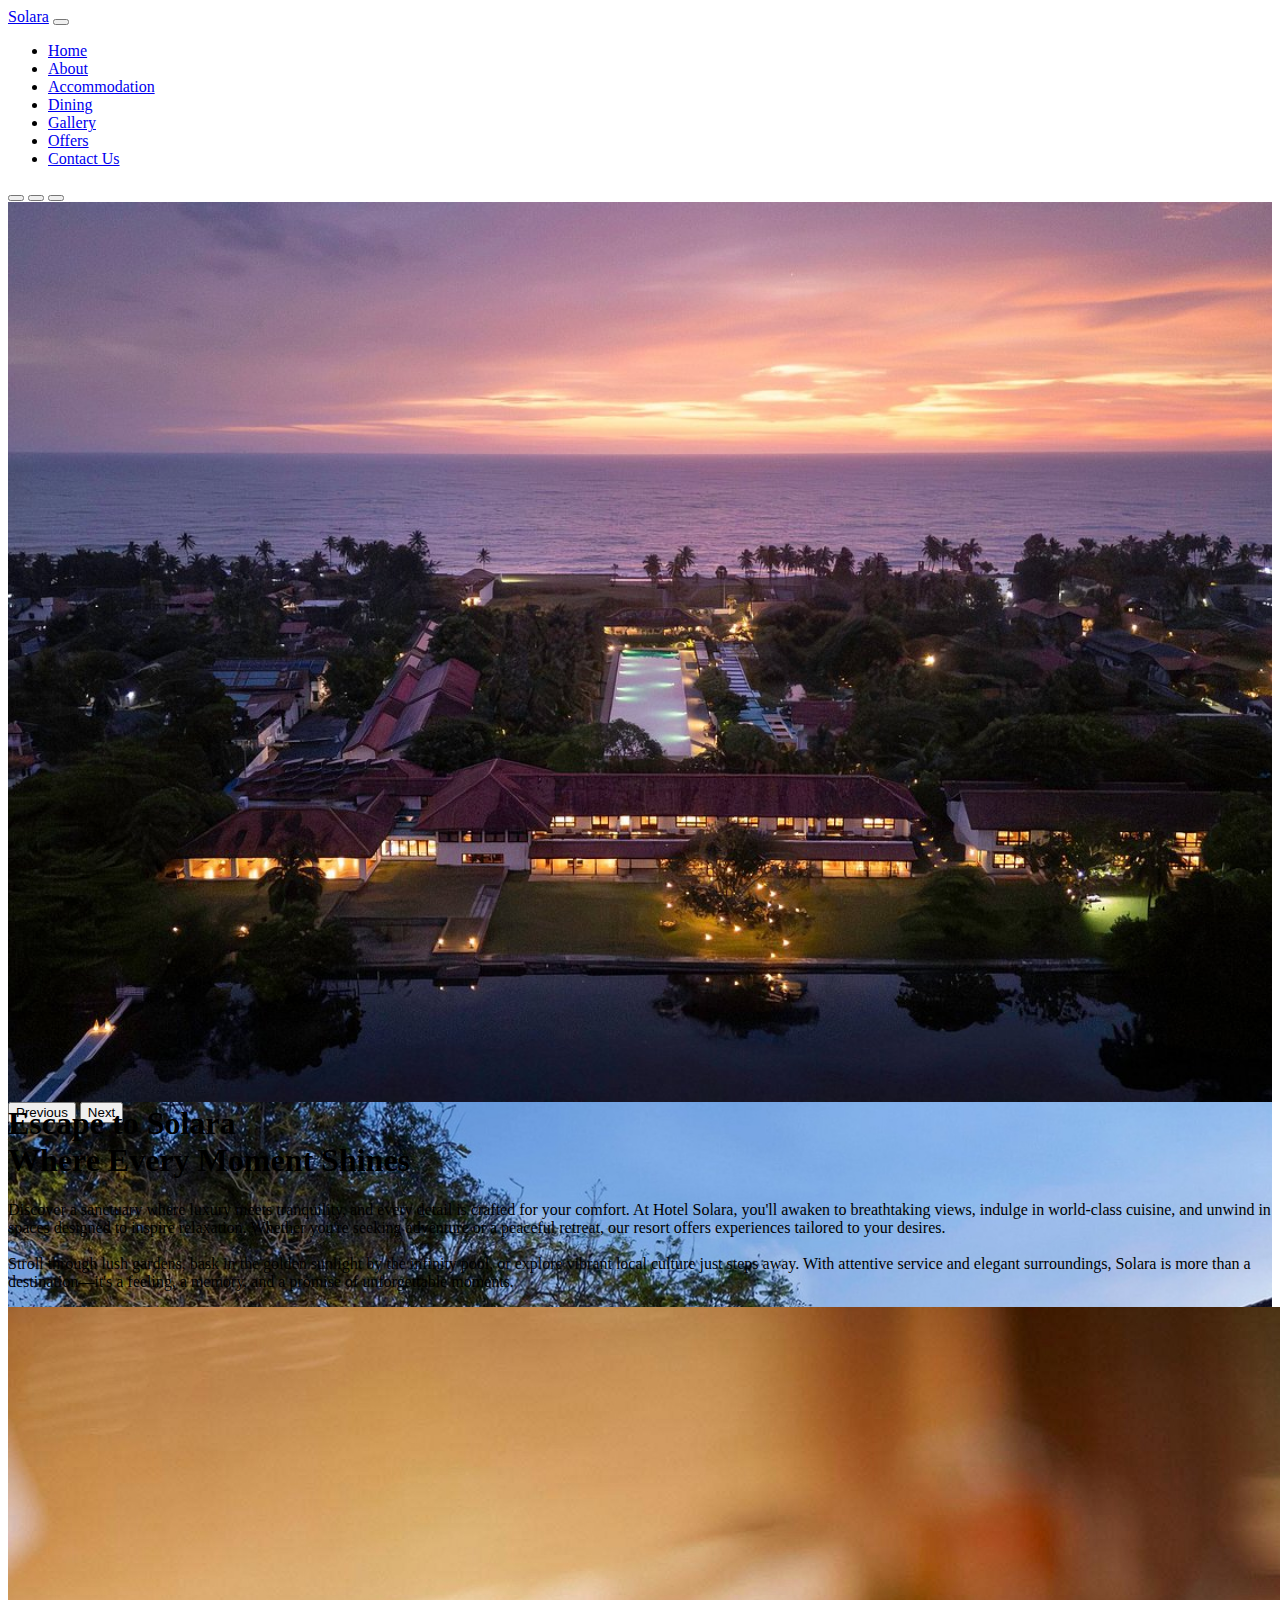
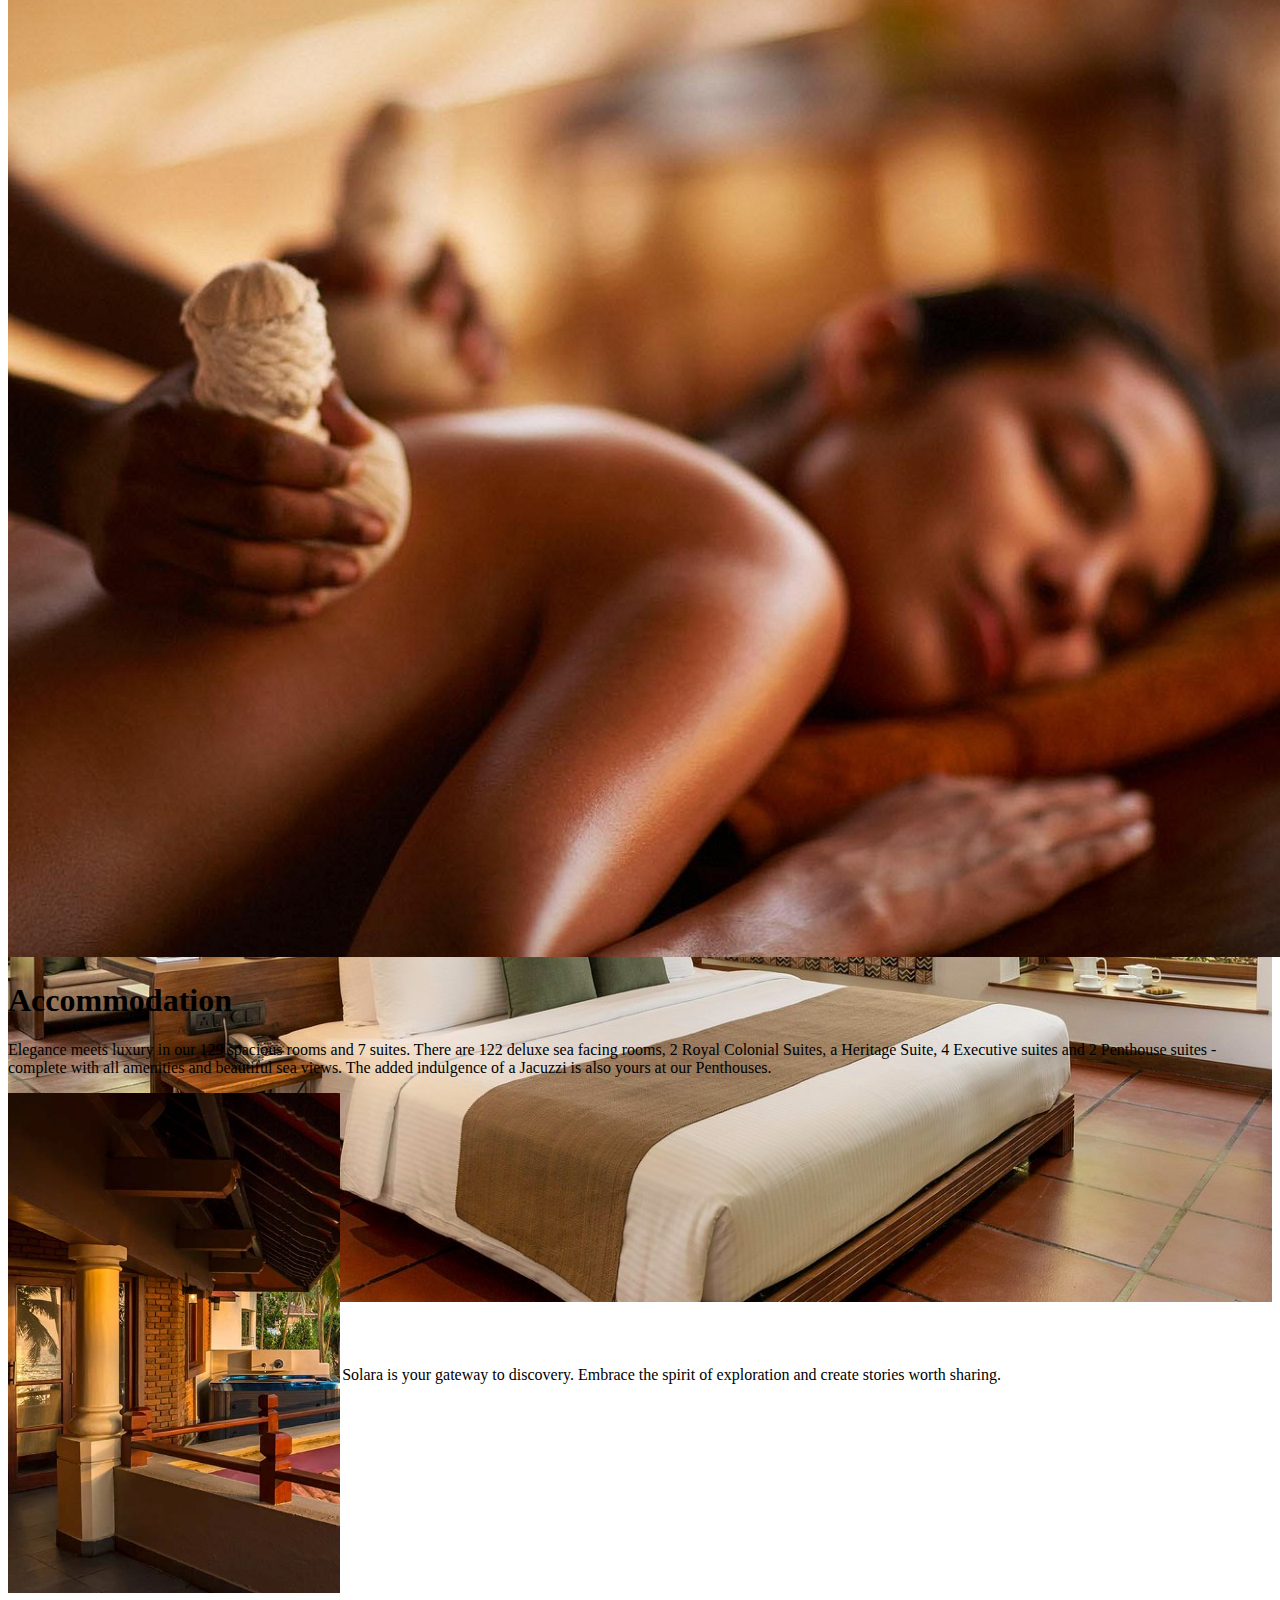
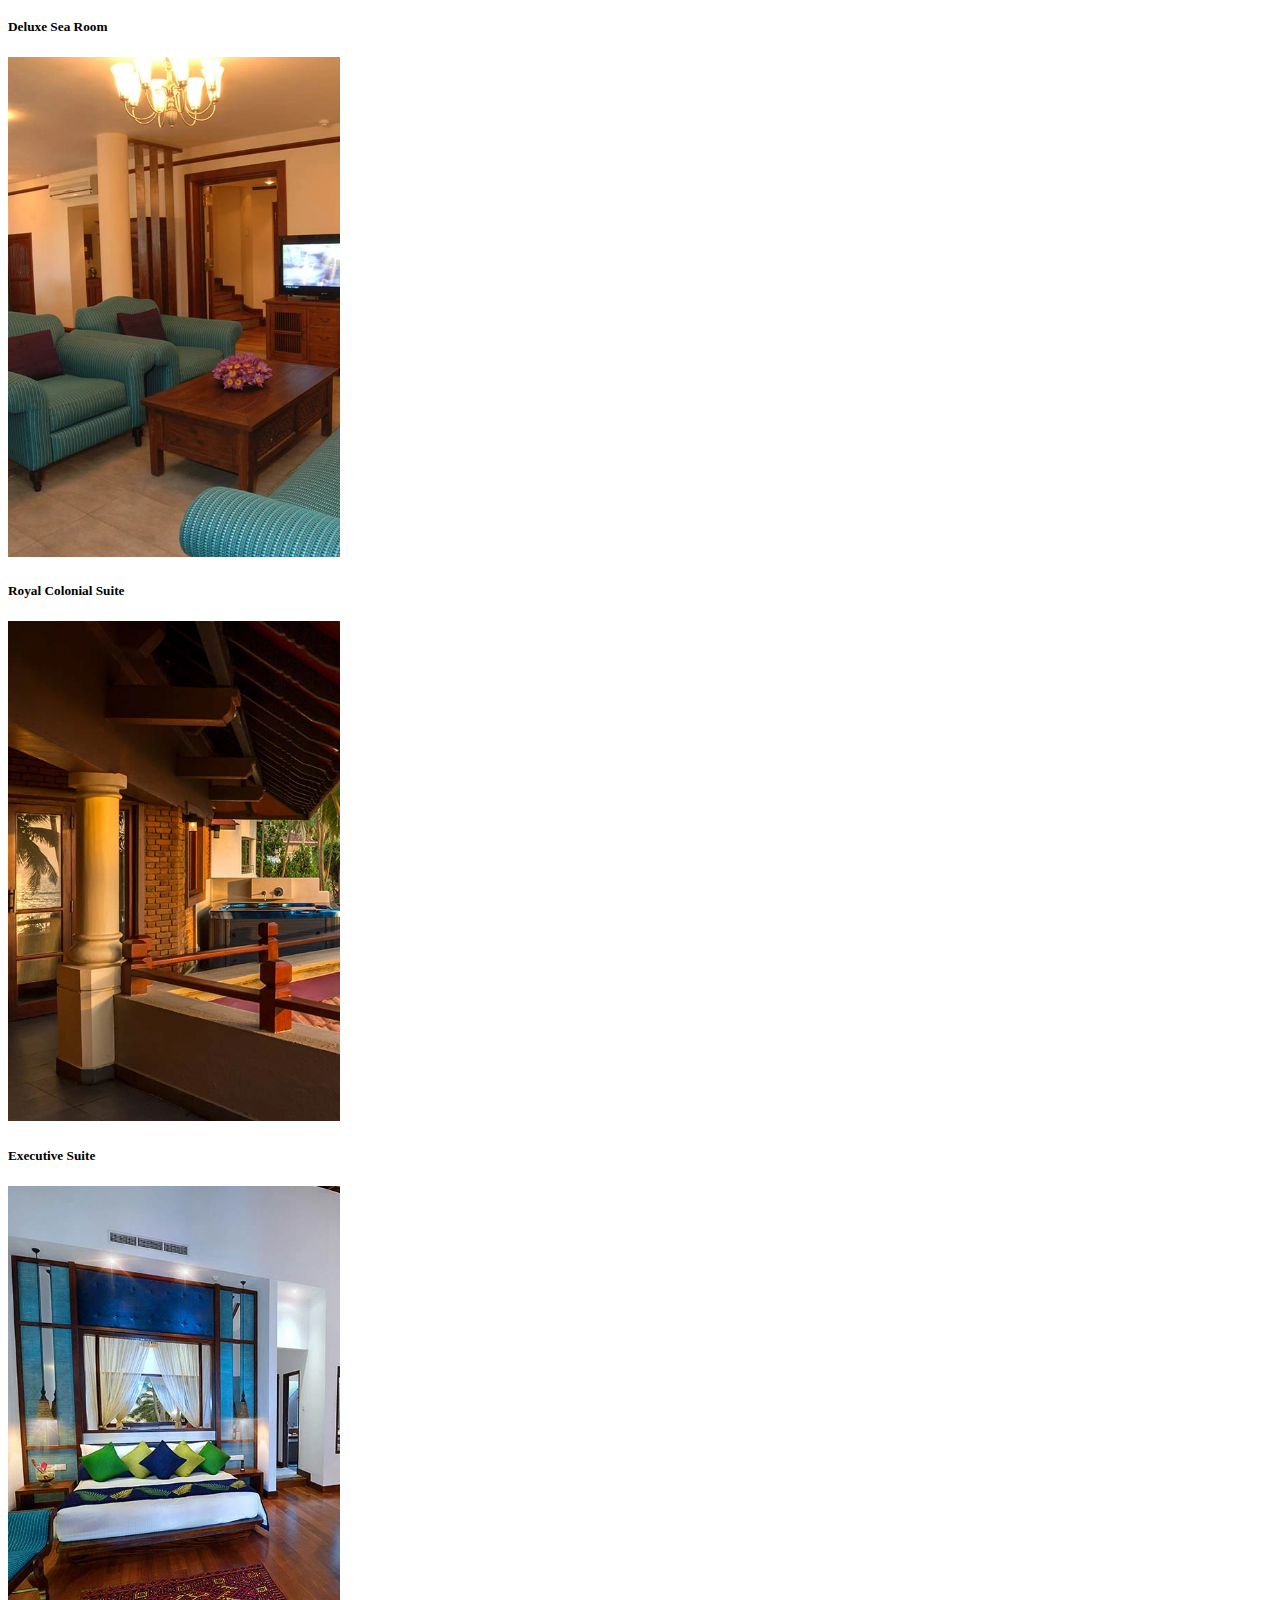
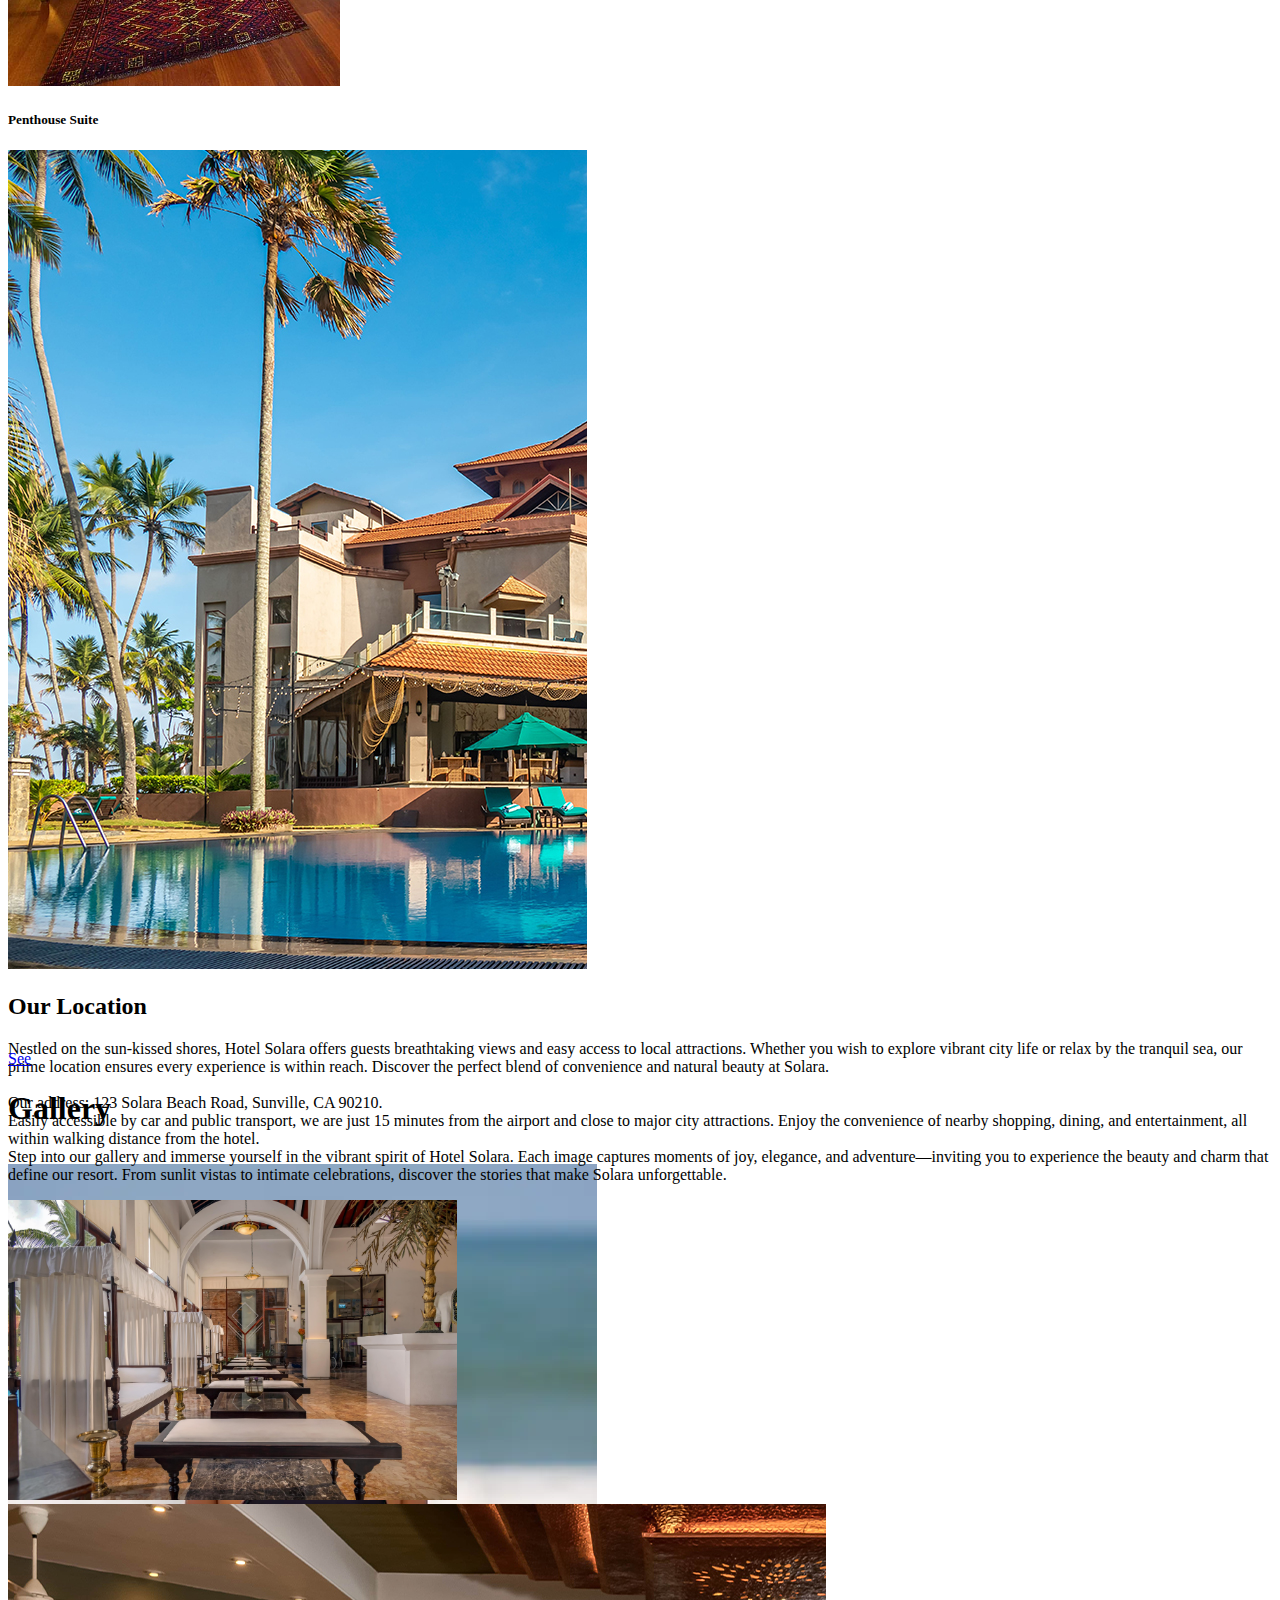
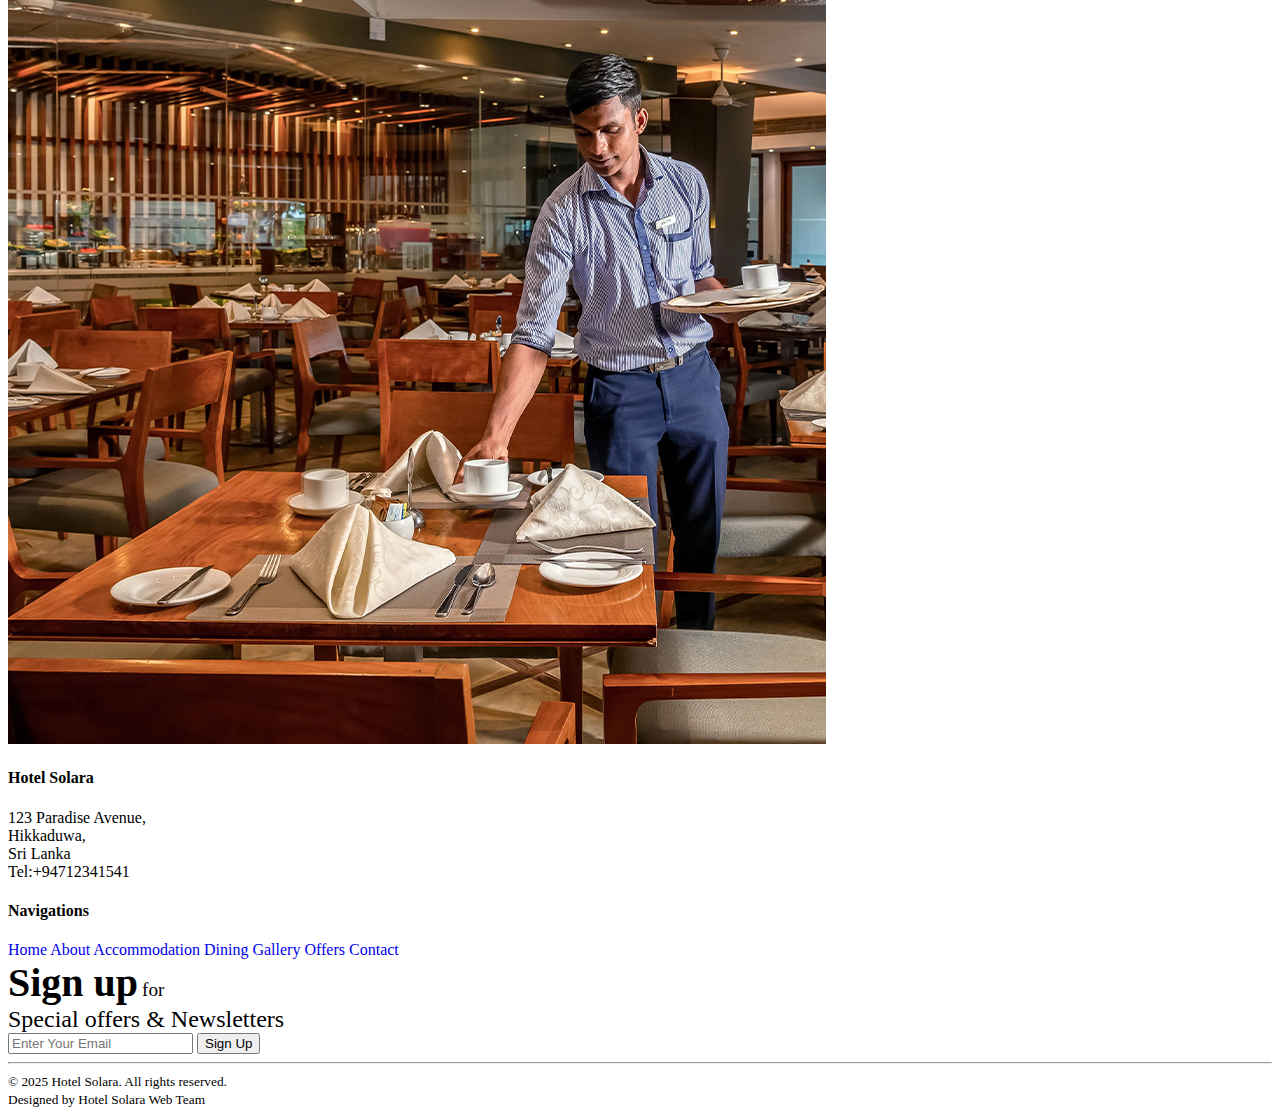
<file: index.html>
<!DOCTYPE html>
<html lang="en">
  <head>
    <meta charset="UTF-8" />
    <meta name="viewport" content="width=device-width, initial-scale=1.0" />
    <title>Home</title>

    <!-- bootstrap -->
    <link
      href="https://cdn.jsdelivr.net/npm/bootstrap@5.3.8/dist/css/bootstrap.min.css"
      rel="stylesheet"
      integrity="sha384-sRIl4kxILFvY47J16cr9ZwB07vP4J8+LH7qKQnuqkuIAvNWLzeN8tE5YBujZqJLB"
      crossorigin="anonymous"
    />

    <!-- fontawesome -->

    <!-- custom style sheet -->
    <link rel="stylesheet" href="/css/style.css" />
  </head>
  <body>
    <!-- navbar -->
    <nav class="navbar navbar-expand-lg bg-dark navbar-dark fixed-top py-2">
      <div class="container-fluid">
        <a class="navbar-brand" href="#">Solara</a>
        <button
          class="navbar-toggler"
          type="button"
          data-bs-toggle="collapse"
          data-bs-target="#navbarNav"
          aria-controls="navbarNav"
          aria-expanded="false"
          aria-label="Toggle navigation"
        >
          <span class="navbar-toggler-icon"></span>
        </button>
        <div class="collapse navbar-collapse" id="navbarNav">
          <ul class="navbar-nav ms-auto">
            <li class="nav-item">
              <a class="nav-link active" aria-current="page" href="/index.html"
                >Home</a
              >
            </li>
            <li class="nav-item">
              <a class="nav-link" href="/about.html">About</a>
            </li>
            <li class="nav-item">
              <a class="nav-link" href="/accommodation.html">Accommodation</a>
            </li>
            <li class="nav-item">
              <a class="nav-link" href="/dinning.html">Dining</a>
            </li>
            <li class="nav-item">
              <a class="nav-link" href="/gallery.html">Gallery</a>
            </li>
            <li class="nav-item">
              <a class="nav-link" href="/offers.html">Offers</a>
            </li>
            <li class="nav-item">
              <a class="nav-link" href="/contact.html">Contact Us</a>
            </li>
          </ul>
        </div>
      </div>
    </nav>

    <!-- carousel -->
    <div id="carouselExampleCaptions" class="carousel slide">
      <div class="carousel-indicators">
        <button
          type="button"
          data-bs-target="#carouselExampleCaptions"
          data-bs-slide-to="0"
          class="active"
          aria-current="true"
          aria-label="Slide 1"
        ></button>
        <button
          type="button"
          data-bs-target="#carouselExampleCaptions"
          data-bs-slide-to="1"
          aria-label="Slide 2"
        ></button>
        <button
          type="button"
          data-bs-target="#carouselExampleCaptions"
          data-bs-slide-to="2"
          aria-label="Slide 3"
        ></button>
      </div>
      <div class="carousel-inner">
        <div class="carousel-item active">
          <img
            src="/assets/images/owl-image-1.jpg"
            class="d-block w-100"
            alt="..."
          />
          <div class="carousel-caption d-none d-md-block">
            <h5>Awaken in Paradise</h5>
            <p>
              Let the gentle rays of dawn welcome you to a world of serenity. At
              Hotel Solara, every sunrise is a promise of new adventures and
              unforgettable memories.
            </p>
          </div>
        </div>
        <div class="carousel-item">
          <img
            src="/assets/images/owl-image-2.jpg"
            class="d-block w-100"
            alt="..."
          />
          <div class="carousel-caption d-none d-md-block">
            <h5>Indulge in Elegance</h5>
            <p>
              Step into a realm where luxury meets comfort. Savor exquisite
              cuisine, relax in refined spaces, and let every moment be a
              celebration of your senses.
            </p>
          </div>
        </div>
        <div class="carousel-item">
          <img
            src="/assets/images/owl-image-3.jpg"
            class="d-block w-100"
            alt="..."
          />
          <div class="carousel-caption d-none d-md-block">
            <h5>Adventure Awaits</h5>
            <p>
              From tranquil gardens to thrilling excursions, Hotel Solara is
              your gateway to discovery. Embrace the spirit of exploration and
              create stories worth sharing.
            </p>
          </div>
        </div>
      </div>
      <button
        class="carousel-control-prev"
        type="button"
        data-bs-target="#carouselExampleCaptions"
        data-bs-slide="prev"
      >
        <span class="carousel-control-prev-icon" aria-hidden="true"></span>
        <span class="visually-hidden">Previous</span>
      </button>
      <button
        class="carousel-control-next"
        type="button"
        data-bs-target="#carouselExampleCaptions"
        data-bs-slide="next"
      >
        <span class="carousel-control-next-icon" aria-hidden="true"></span>
        <span class="visually-hidden">Next</span>
      </button>
    </div>

    <!-- hero-section -->
    <section class="text-center pb-5">
      <div class="container-fluid">
        <div class="row align-items-center">
          <div class="col-12 col-lg-6 px-4 mb-4 mb-lg-0 text-lg-start">
            <h1>
              Escape to Solara <br />
              Where Every Moment Shines
            </h1>
            <p>
              Discover a sanctuary where luxury meets tranquility, and every
              detail is crafted for your comfort. At Hotel Solara, you'll awaken
              to breathtaking views, indulge in world-class cuisine, and unwind
              in spaces designed to inspire relaxation. Whether you're seeking
              adventure or a peaceful retreat, our resort offers experiences
              tailored to your desires. <br /><br />
              Stroll through lush gardens, bask in the golden sunlight by the
              infinity pool, or explore vibrant local culture just steps away.
              With attentive service and elegant surroundings, Solara is more
              than a destination—it's a feeling, a memory, and a promise of
              unforgettable moments.
            </p>
          </div>
          <div class="col-12 col-lg-6 text-center pe-0 ps-0">
            <img
              class="img-fluid w-100"
              src="/assets/images/owl.jpg"
              alt="hero-image"
            />
          </div>
        </div>
      </div>
    </section>

    <!-- accommodation section -->
    <section class="text-center pt-5 pb-5">
      <div>
        <h1>Accommodation</h1>
        <p class="px-5 py-3">
          Elegance meets luxury in our 129 spacious rooms and 7 suites. There
          are 122 deluxe sea facing rooms, 2 Royal Colonial Suites, a Heritage
          Suite, 4 Executive suites and 2 Penthouse suites - complete with all
          amenities and beautiful sea views. The added indulgence of a Jacuzzi
          is also yours at our Penthouses.
        </p>
      </div>
      <div class="container-fluid text-center">
        <div class="row">
          <div class="col p-0">
            <div class="position-relative mb-4">
              <a href="/accommodation.html"
                ><img
                  src="/assets/images/deluxe sea room.webp"
                  class="img-fluid w-100"
                  style="height: 500px; object-fit: cover"
                  alt="Deluxe Sea Room"
              /></a>
              <div
                class="position-absolute bottom-0 start-50 translate-middle-x bg-dark bg-opacity-75 text-white w-100 py-2"
              >
                <h5 class="mb-0">Deluxe Sea Room</h5>
              </div>
            </div>
          </div>
          <div class="col p-0">
            <div class="position-relative mb-4">
              <a href="/accommodation.html"
                ><img
                  src="/assets/images/royal-suite.webp"
                  class="img-fluid w-100"
                  style="height: 500px; object-fit: cover"
                  alt="Royal Colonial Suite"
              /></a>
              <div
                class="position-absolute bottom-0 start-50 translate-middle-x bg-dark bg-opacity-75 text-white w-100 py-2"
              >
                <h5 class="mb-0">Royal Colonial Suite</h5>
              </div>
            </div>
          </div>
          <div class="col p-0">
            <div class="position-relative mb-4">
              <a href="/accommodation.html"
                ><img
                  src="/assets/images/executive-suite.webp"
                  class="img-fluid w-100"
                  style="height: 500px; object-fit: cover"
                  alt="Executive Suite"
              /></a>
              <div
                class="position-absolute bottom-0 start-50 translate-middle-x bg-dark bg-opacity-75 text-white w-100 py-2"
              >
                <h5 class="mb-0">Executive Suite</h5>
              </div>
            </div>
          </div>
          <div class="col p-0">
            <div class="position-relative mb-4">
              <a href="/accommodation.html"
                ><img
                  src="/assets/images/penthouse-suite.webp"
                  class="img-fluid w-100"
                  style="height: 500px; object-fit: cover"
                  alt="Penthouse Suite"
              /></a>
              <div
                class="position-absolute bottom-0 start-50 translate-middle-x bg-dark bg-opacity-75 text-white w-100 py-2"
              >
                <h5 class="mb-0">Penthouse Suite</h5>
              </div>
            </div>
          </div>
        </div>
      </div>
    </section>

    <!-- location -->
    <section
      class="location-section d-flex align-items-center"
      style="height: 100vh"
    >
      <div class="container-fluid h-100">
        <div class="row h-100">
          <div
            class="col-12 col-md-4 d-flex align-items-center justify-content-center p-0"
          >
            <img
              src="/assets/images/location-left.jpg"
              class="img-fluid h-100 w-100 object-fit-cover"
              alt="Location Left"
            />
          </div>
          <div
            class="text-center col-md-4 d-flex flex-column align-items-center justify-content-center p-0"
          >
            <h2 class="mb-3">Our Location</h2>
            <p class="px-3">
              Nestled on the sun-kissed shores, Hotel Solara offers guests
              breathtaking views and easy access to local attractions. Whether
              you wish to explore vibrant city life or relax by the tranquil
              sea, our prime location ensures every experience is within reach.
              Discover the perfect blend of convenience and natural beauty at
              Solara. <br /><br />
              Our address: 123 Solara Beach Road, Sunville, CA 90210.<br />
              Easily accessible by car and public transport, we are just 15
              minutes from the airport and close to major city attractions.
              Enjoy the convenience of nearby shopping, dining, and
              entertainment, all within walking distance from the hotel.
            </p>
          </div>
          <div
            class="col-12 col-md-4 d-flex align-items-center justify-content-center p-0"
          >
            <img
              src="/assets/images/location-right.webp"
              class="img-fluid h-100 w-100 object-fit-cover"
              alt="Location Right"
            />
          </div>
        </div>
      </div>
    </section>

    <!-- gallery -->
    <div class="container-fluid py-5">
      <div class="row" style="min-height: 500px">
        <!-- First column: two rows -->
        <div
          class="col-md-6 d-flex flex-column justify-content-between"
          style="height: 100%"
        >
          <div class="mb-4 py-5 px-4">
            <a href="/gallery.html" class="btn btn-light mb-2">See</a>
            <h1>Gallery</h1>
            <p>
              Step into our gallery and immerse yourself in the vibrant spirit
              of Hotel Solara. Each image captures moments of joy, elegance, and
              adventure—inviting you to experience the beauty and charm that
              define our resort. From sunlit vistas to intimate celebrations,
              discover the stories that make Solara unforgettable.
            </p>
          </div>
          <div>
            <img
              src="/assets/images/gallery-lb.jpg"
              class="img-fluid w-100"
              alt="Gallery Image 1"
              style="height: 300px; object-fit: cover"
            />
          </div>
        </div>
        <!-- Second column: one image spanning full height -->
        <div class="col-md-6 d-flex align-items-stretch" style="height: 100%">
          <img
            src="/assets/images/gallery-r.jpg"
            class="img-fluid w-100 h-100"
            alt="Gallery Image 2"
            style="object-fit: cover; min-height: 100%"
          />
        </div>
      </div>
    </div>

    <!-- footer -->
    <footer class="bg-dark text-white py-4 mt-5">
      <div class="container">
        <div class="row align-items-start">
          <div class="col-md-4 text-md-start text-center mb-3 mb-md-0">
            <h4 class="mb-1">Hotel Solara</h4>
            <p class="mb-0">
              123 Paradise Avenue, <br />
              Hikkaduwa, <br />
              Sri Lanka <br />
              Tel:+94712341541
            </p>
          </div>
          <div class="col-md-4 text-start mb-3 mb-md-0">
            <h4 class="mb-3">Navigations</h4>
            <nav class="d-flex flex-column align-items-start">
              <a
                href="/index.html"
                class="text-white mb-2"
                style="text-decoration: none"
                >Home</a
              >
              <a
                href="/about.html"
                class="text-white mb-2"
                style="text-decoration: none"
                >About</a
              >
              <a
                href="/accommodation.html"
                class="text-white mb-2"
                style="text-decoration: none"
                >Accommodation</a
              >
              <a
                href="/dining.html"
                class="text-white mb-2"
                style="text-decoration: none"
                >Dining</a
              >
              <a
                href="/gallery.html"
                class="text-white mb-2"
                style="text-decoration: none"
                >Gallery</a
              >
              <a
                href="/offers.html"
                class="text-white mb-2"
                style="text-decoration: none"
                >Offers</a
              >
              <a
                href="/contact.html"
                class="text-white"
                style="text-decoration: none"
                >Contact</a
              >
            </nav>
          </div>
          <div class="col-md-4 text-md-start text-center">
            <div class="mb-2">
              <span style="font-size: 2.5rem; font-weight: bold">Sign up</span>
              <span style="font-size: 1.2rem"> for</span>
            </div>
            <div class="mb-3">
              <span style="font-size: 1.5rem; font-weight: 500"
                >Special offers & Newsletters</span
              >
            </div>
            <form
              class="d-flex flex-column flex-md-row align-items-center justify-content-md-start justify-content-center gap-2"
            >
              <input
                type="email"
                class="form-control"
                placeholder="Enter Your Email"
                style="max-width: 250px"
              />
              <button type="submit" class="btn btn-primary">Sign Up</button>
            </form>
          </div>
        </div>
        <hr />
        <div class="row mt-3">
          <div class="col text-center">
            <small
              >&copy; 2025 Hotel Solara. All rights reserved. <br />
              Designed by Hotel Solara Web Team</small
            >
          </div>
        </div>
      </div>
    </footer>

    <!-- bootstrap js -->
    <script
      src="https://cdn.jsdelivr.net/npm/@popperjs/core@2.11.8/dist/umd/popper.min.js"
      integrity="sha384-I7E8VVD/ismYTF4hNIPjVp/Zjvgyol6VFvRkX/vR+Vc4jQkC+hVqc2pM8ODewa9r"
      crossorigin="anonymous"
    ></script>
    <script
      src="https://cdn.jsdelivr.net/npm/bootstrap@5.3.8/dist/js/bootstrap.min.js"
      integrity="sha384-G/EV+4j2dNv+tEPo3++6LCgdCROaejBqfUeNjuKAiuXbjrxilcCdDz6ZAVfHWe1Y"
      crossorigin="anonymous"
    ></script>
  </body>
</html>
</file>
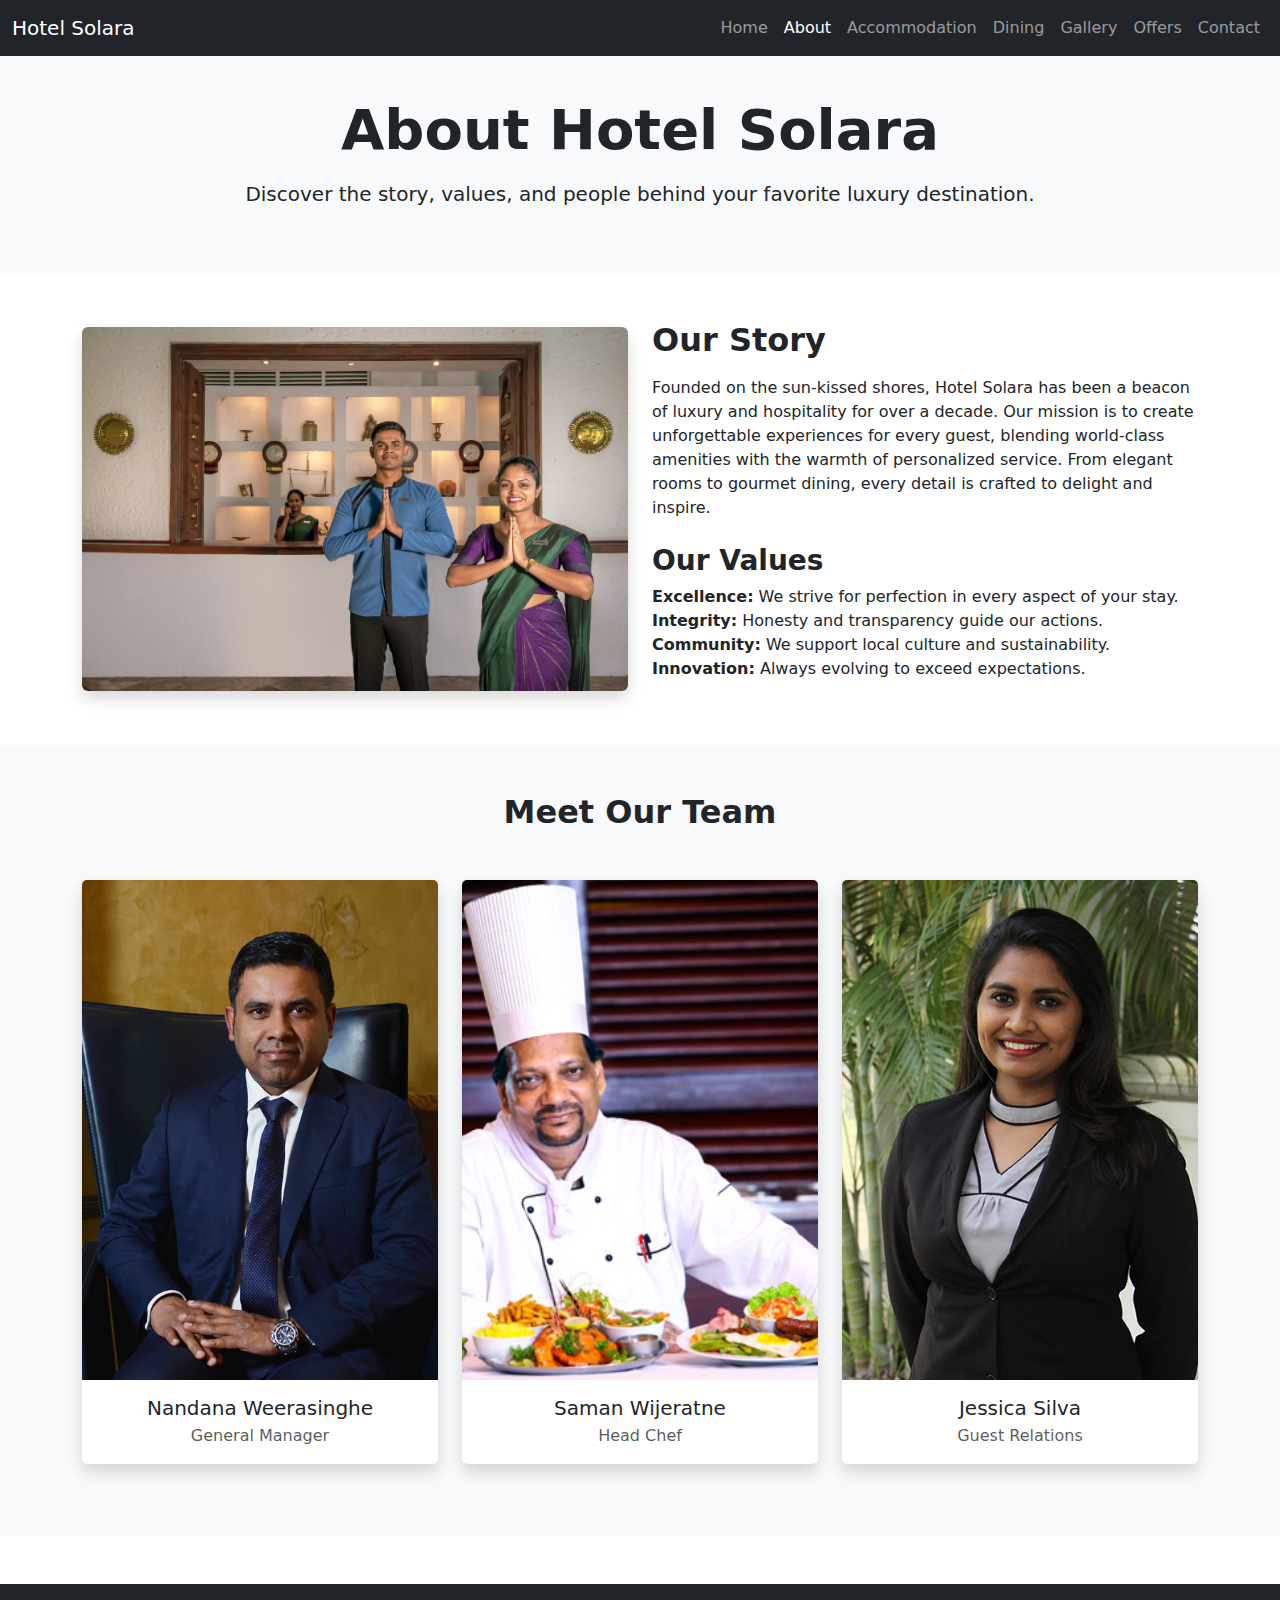
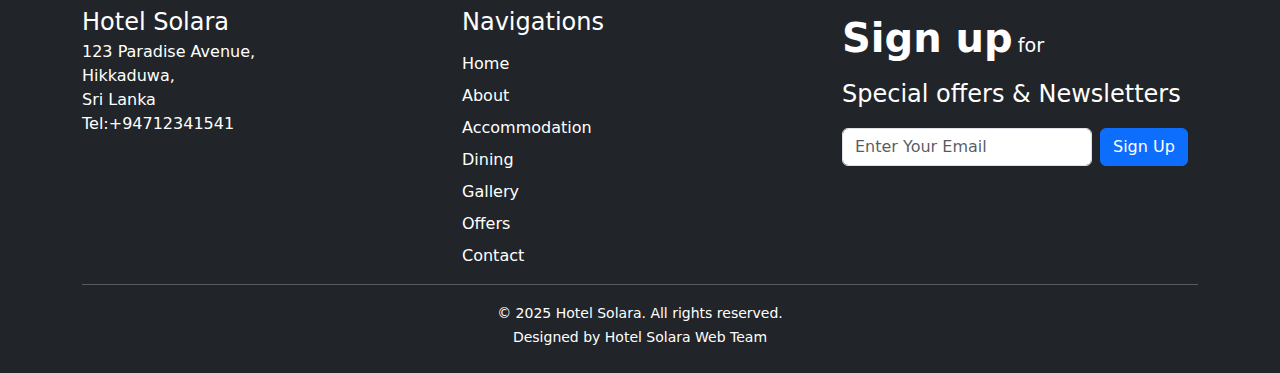
<file: about.html>
<!DOCTYPE html>
<html lang="en">
  <head>
    <meta charset="UTF-8" />
    <meta name="viewport" content="width=device-width, initial-scale=1.0" />
    <title>About Us | Hotel Solara</title>
    <link
      href="https://cdn.jsdelivr.net/npm/bootstrap@5.3.8/dist/css/bootstrap.min.css"
      rel="stylesheet"
    />
    <link rel="stylesheet" href="/css/style.css" />
  </head>
  <body>
    <!-- Navbar -->
    <nav class="navbar navbar-expand-lg bg-dark navbar-dark fixed-top">
      <div class="container-fluid">
        <a class="navbar-brand" href="/index.html">Hotel Solara</a>
        <button
          class="navbar-toggler"
          type="button"
          data-bs-toggle="collapse"
          data-bs-target="#navbarNav"
          aria-controls="navbarNav"
          aria-expanded="false"
          aria-label="Toggle navigation"
        >
          <span class="navbar-toggler-icon"></span>
        </button>
        <div class="collapse navbar-collapse" id="navbarNav">
          <ul class="navbar-nav ms-auto">
            <li class="nav-item">
              <a class="nav-link" href="/index.html">Home</a>
            </li>
            <li class="nav-item">
              <a class="nav-link active" href="/About.html">About</a>
            </li>
            <li class="nav-item">
              <a class="nav-link" href="/accommodation.html">Accommodation</a>
            </li>
            <li class="nav-item">
              <a class="nav-link" href="/dinning.html">Dining</a>
            </li>
            <li class="nav-item">
              <a class="nav-link" href="/gallery.html">Gallery</a>
            </li>
            <li class="nav-item">
              <a class="nav-link" href="/offers.html">Offers</a>
            </li>
            <li class="nav-item">
              <a class="nav-link" href="/contact.html">Contact</a>
            </li>
          </ul>
        </div>
      </div>
    </nav>

    <!-- Hero Section -->
    <section class="bg-light py-5 text-center">
      <div class="container">
        <h1 class="display-4 fw-bold mb-3 pt-5">About Hotel Solara</h1>
        <p class="lead">
          Discover the story, values, and people behind your favorite luxury
          destination.
        </p>
      </div>
    </section>

    <!-- About Content -->
    <section class="py-5">
      <div class="container">
        <div class="row align-items-center">
          <div class="col-md-6 mb-4 mb-md-0">
            <img
              src="/assets/images/about.jpg"
              class="img-fluid rounded shadow"
              alt="About Hotel Solara"
            />
          </div>
          <div class="col-md-6">
            <h2 class="fw-bold mb-3">Our Story</h2>
            <p>
              Founded on the sun-kissed shores, Hotel Solara has been a beacon
              of luxury and hospitality for over a decade. Our mission is to
              create unforgettable experiences for every guest, blending
              world-class amenities with the warmth of personalized service.
              From elegant rooms to gourmet dining, every detail is crafted to
              delight and inspire.
            </p>
            <h3 class="fw-semibold mt-4 mb-2">Our Values</h3>
            <ul class="list-unstyled">
              <li>
                <strong>Excellence:</strong> We strive for perfection in every
                aspect of your stay.
              </li>
              <li>
                <strong>Integrity:</strong> Honesty and transparency guide our
                actions.
              </li>
              <li>
                <strong>Community:</strong> We support local culture and
                sustainability.
              </li>
              <li>
                <strong>Innovation:</strong> Always evolving to exceed
                expectations.
              </li>
            </ul>
          </div>
        </div>
      </div>
    </section>

    <!-- Team Section -->
    <section class="bg-light py-5">
      <div class="container">
        <h2 class="text-center fw-bold mb-5">Meet Our Team</h2>
        <div class="row justify-content-center">
          <div class="col-md-4 mb-4">
            <div class="card h-100 border-0 shadow">
              <img
                src="/assets/images/general-manager.png"
                class="card-img-top"
                style="height: 500px; object-fit: cover"
                alt="General Manager"
              />
              <div class="card-body text-center">
                <h5 class="card-title mb-1">Nandana Weerasinghe</h5>
                <p class="card-text text-muted">General Manager</p>
              </div>
            </div>
          </div>
          <div class="col-md-4 mb-4">
            <div class="card h-100 border-0 shadow">
              <img
                src="/assets/images/master-chef.jpg"
                style="height: 500px; object-fit: cover"
                class="card-img-top"
                alt="Head Chef"
              />
              <div class="card-body text-center">
                <h5 class="card-title mb-1">Saman Wijeratne</h5>
                <p class="card-text text-muted">Head Chef</p>
              </div>
            </div>
          </div>
          <div class="col-md-4 mb-4">
            <div class="card h-100 border-0 shadow">
              <img
                src="/assets/images/JessicaSilva.jpg"
                style="height: 500px; object-fit: cover"
                class="card-img-top"
                alt="Guest Relations"
              />
              <div class="card-body text-center">
                <h5 class="card-title mb-1">Jessica Silva</h5>
                <p class="card-text text-muted">Guest Relations</p>
              </div>
            </div>
          </div>
        </div>
      </div>
    </section>

    <!-- footer -->
    <footer class="bg-dark text-white py-4 mt-5">
      <div class="container">
        <div class="row align-items-start">
          <div class="col-md-4 text-md-start text-center mb-3 mb-md-0">
            <h4 class="mb-1">Hotel Solara</h4>
            <p class="mb-0">
              123 Paradise Avenue, <br />
              Hikkaduwa, <br />
              Sri Lanka <br />
              Tel:+94712341541
            </p>
          </div>
          <div class="col-md-4 text-start mb-3 mb-md-0">
            <h4 class="mb-3">Navigations</h4>
            <nav class="d-flex flex-column align-items-start">
              <a
                href="/index.html"
                class="text-white mb-2"
                style="text-decoration: none"
                >Home</a
              >
              <a
                href="/about.html"
                class="text-white mb-2"
                style="text-decoration: none"
                >About</a
              >
              <a
                href="/accommodation.html"
                class="text-white mb-2"
                style="text-decoration: none"
                >Accommodation</a
              >
              <a
                href="/dining.html"
                class="text-white mb-2"
                style="text-decoration: none"
                >Dining</a
              >
              <a
                href="/gallery.html"
                class="text-white mb-2"
                style="text-decoration: none"
                >Gallery</a
              >
              <a
                href="/offers.html"
                class="text-white mb-2"
                style="text-decoration: none"
                >Offers</a
              >
              <a
                href="/contact.html"
                class="text-white"
                style="text-decoration: none"
                >Contact</a
              >
            </nav>
          </div>
          <div class="col-md-4 text-md-start text-center">
            <div class="mb-2">
              <span style="font-size: 2.5rem; font-weight: bold">Sign up</span>
              <span style="font-size: 1.2rem"> for</span>
            </div>
            <div class="mb-3">
              <span style="font-size: 1.5rem; font-weight: 500"
                >Special offers & Newsletters</span
              >
            </div>
            <form
              class="d-flex flex-column flex-md-row align-items-center justify-content-md-start justify-content-center gap-2"
            >
              <input
                type="email"
                class="form-control"
                placeholder="Enter Your Email"
                style="max-width: 250px"
              />
              <button type="submit" class="btn btn-primary">Sign Up</button>
            </form>
          </div>
        </div>
        <hr />
        <div class="row mt-3">
          <div class="col text-center">
            <small
              >&copy; 2025 Hotel Solara. All rights reserved. <br />
              Designed by Hotel Solara Web Team</small
            >
          </div>
        </div>
      </div>
    </footer>

    <script src="https://cdn.jsdelivr.net/npm/bootstrap@5.3.8/dist/js/bootstrap.bundle.min.js"></script>
  </body>
</html>
</file>
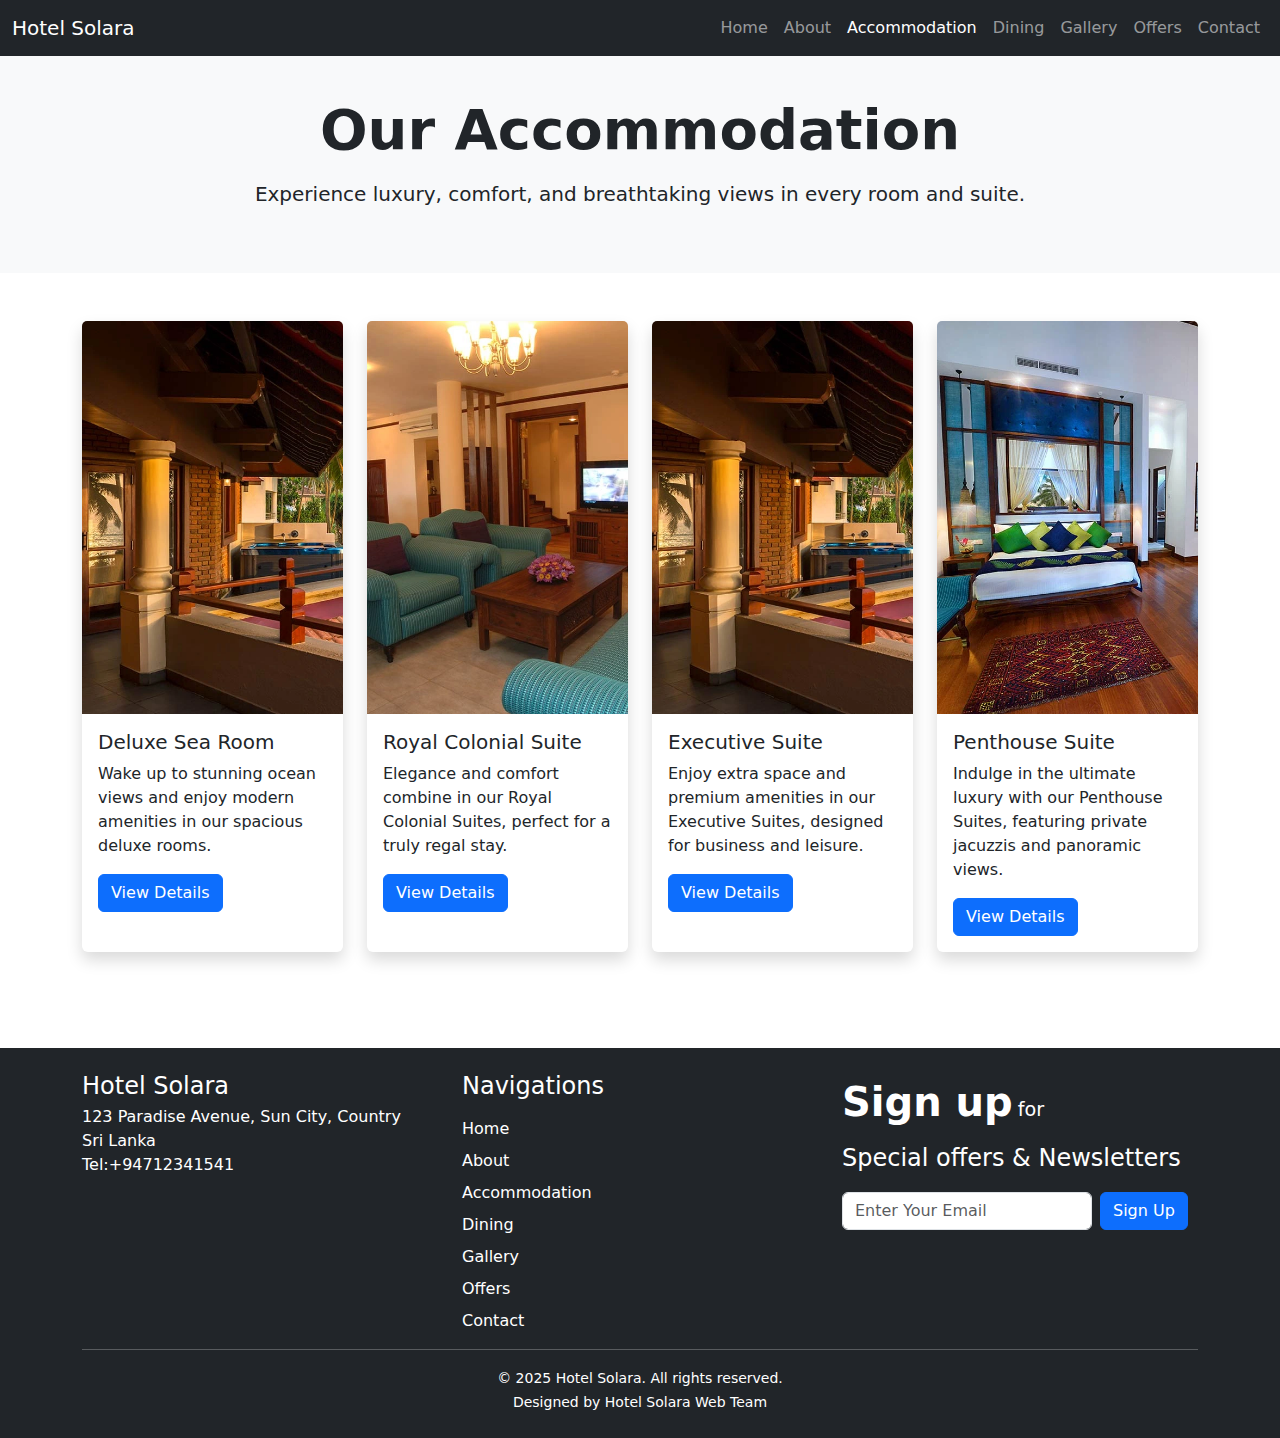
<file: accommodation.html>
<!DOCTYPE html>
<html lang="en">
  <head>
    <meta charset="UTF-8" />
    <meta name="viewport" content="width=device-width, initial-scale=1.0" />
    <title>Accommodation | Hotel Solara</title>
    <link
      href="https://cdn.jsdelivr.net/npm/bootstrap@5.3.8/dist/css/bootstrap.min.css"
      rel="stylesheet"
    />
    <link rel="stylesheet" href="/css/style.css" />
  </head>
  <body>
    <!-- Navbar -->
    <nav class="navbar navbar-expand-lg bg-dark navbar-dark fixed-top">
      <div class="container-fluid">
        <a class="navbar-brand" href="/index.html">Hotel Solara</a>
        <button
          class="navbar-toggler"
          type="button"
          data-bs-toggle="collapse"
          data-bs-target="#navbarNav"
          aria-controls="navbarNav"
          aria-expanded="false"
          aria-label="Toggle navigation"
        >
          <span class="navbar-toggler-icon"></span>
        </button>
        <div class="collapse navbar-collapse" id="navbarNav">
          <ul class="navbar-nav ms-auto">
            <li class="nav-item">
              <a class="nav-link" href="/index.html">Home</a>
            </li>
            <li class="nav-item">
              <a class="nav-link" href="/About.html">About</a>
            </li>
            <li class="nav-item">
              <a class="nav-link active" href="/accommodation.html"
                >Accommodation</a
              >
            </li>
            <li class="nav-item">
              <a class="nav-link" href="/dinning.html">Dining</a>
            </li>
            <li class="nav-item">
              <a class="nav-link" href="/gallery.html">Gallery</a>
            </li>
            <li class="nav-item">
              <a class="nav-link" href="/offers.html">Offers</a>
            </li>
            <li class="nav-item">
              <a class="nav-link" href="/contact.html">Contact</a>
            </li>
          </ul>
        </div>
      </div>
    </nav>

    <!-- Hero Section -->
    <section class="bg-light py-5 text-center">
      <div class="container">
        <h1 class="display-4 fw-bold mb-3 pt-5">Our Accommodation</h1>
        <p class="lead">
          Experience luxury, comfort, and breathtaking views in every room and
          suite.
        </p>
      </div>
    </section>

    <!-- Accommodation Listings -->
    <section class="py-5">
      <div class="container">
        <div class="row g-4">
          <div class="col-md-6 col-lg-3">
            <div class="card h-100 border-0 shadow">
              <img
                src="/assets/images/deluxe sea room.webp"
                class="card-img-top"
                alt="Deluxe Sea Room"
              />
              <div class="card-body">
                <h5 class="card-title">Deluxe Sea Room</h5>
                <p class="card-text">
                  Wake up to stunning ocean views and enjoy modern amenities in
                  our spacious deluxe rooms.
                </p>
                <a href="#" class="btn btn-primary">View Details</a>
              </div>
            </div>
          </div>
          <div class="col-md-6 col-lg-3">
            <div class="card h-100 border-0 shadow">
              <img
                src="/assets/images/royal-suite.webp"
                class="card-img-top"
                alt="Royal Colonial Suite"
              />
              <div class="card-body">
                <h5 class="card-title">Royal Colonial Suite</h5>
                <p class="card-text">
                  Elegance and comfort combine in our Royal Colonial Suites,
                  perfect for a truly regal stay.
                </p>
                <a href="#" class="btn btn-primary">View Details</a>
              </div>
            </div>
          </div>
          <div class="col-md-6 col-lg-3">
            <div class="card h-100 border-0 shadow">
              <img
                src="/assets/images/executive-suite.webp"
                class="card-img-top"
                alt="Executive Suite"
              />
              <div class="card-body">
                <h5 class="card-title">Executive Suite</h5>
                <p class="card-text">
                  Enjoy extra space and premium amenities in our Executive
                  Suites, designed for business and leisure.
                </p>
                <a href="#" class="btn btn-primary">View Details</a>
              </div>
            </div>
          </div>
          <div class="col-md-6 col-lg-3">
            <div class="card h-100 border-0 shadow">
              <img
                src="/assets/images/penthouse-suite.webp"
                class="card-img-top"
                alt="Penthouse Suite"
              />
              <div class="card-body">
                <h5 class="card-title">Penthouse Suite</h5>
                <p class="card-text">
                  Indulge in the ultimate luxury with our Penthouse Suites,
                  featuring private jacuzzis and panoramic views.
                </p>
                <a href="#" class="btn btn-primary">View Details</a>
              </div>
            </div>
          </div>
        </div>
      </div>
    </section>

    <!-- Footer -->
    <footer class="bg-dark text-white py-4 mt-5">
      <div class="container">
        <div class="row align-items-start">
          <div class="col-md-4 text-md-start text-center mb-3 mb-md-0">
            <h4 class="mb-1">Hotel Solara</h4>
            <p class="mb-0">
              123 Paradise Avenue, Sun City, Country<br />Sri Lanka
              <br />Tel:+94712341541
            </p>
          </div>
          <div class="col-md-4 text-start mb-3 mb-md-0">
            <h4 class="mb-3">Navigations</h4>
            <nav class="d-flex flex-column align-items-start">
              <a
                href="/index.html"
                class="text-white mb-2"
                style="text-decoration: none"
                >Home</a
              >
              <a
                href="/about.html"
                class="text-white mb-2"
                style="text-decoration: none"
                >About</a
              >
              <a
                href="/accommodation.html"
                class="text-white mb-2"
                style="text-decoration: none"
                >Accommodation</a
              >
              <a
                href="/dining.html"
                class="text-white mb-2"
                style="text-decoration: none"
                >Dining</a
              >
              <a
                href="/gallery.html"
                class="text-white mb-2"
                style="text-decoration: none"
                >Gallery</a
              >
              <a
                href="/offers.html"
                class="text-white mb-2"
                style="text-decoration: none"
                >Offers</a
              >
              <a
                href="/contact.html"
                class="text-white"
                style="text-decoration: none"
                >Contact</a
              >
            </nav>
          </div>
          <div class="col-md-4 text-md-start text-center">
            <div class="mb-2">
              <span style="font-size: 2.5rem; font-weight: bold">Sign up</span>
              <span style="font-size: 1.2rem"> for</span>
            </div>
            <div class="mb-3">
              <span style="font-size: 1.5rem; font-weight: 500"
                >Special offers & Newsletters</span
              >
            </div>
            <form
              class="d-flex flex-column flex-md-row align-items-center justify-content-md-start justify-content-center gap-2"
            >
              <input
                type="email"
                class="form-control"
                placeholder="Enter Your Email"
                style="max-width: 250px"
              />
              <button type="submit" class="btn btn-primary">Sign Up</button>
            </form>
          </div>
        </div>
        <hr />
        <div class="row mt-3">
          <div class="col text-center">
            <small
              >&copy; 2025 Hotel Solara. All rights reserved. <br />
              Designed by Hotel Solara Web Team</small
            >
          </div>
        </div>
      </div>
    </footer>

    <script src="https://cdn.jsdelivr.net/npm/bootstrap@5.3.8/dist/js/bootstrap.bundle.min.js"></script>
  </body>
</html>
<!DOCTYPE html>
<html lang="en">
  <head>
    <meta charset="UTF-8" />
    <meta name="viewport" content="width=device-width, initial-scale=1.0" />
    <title>Accommodation</title>
  </head>
  <body></body>
</html>
</file>
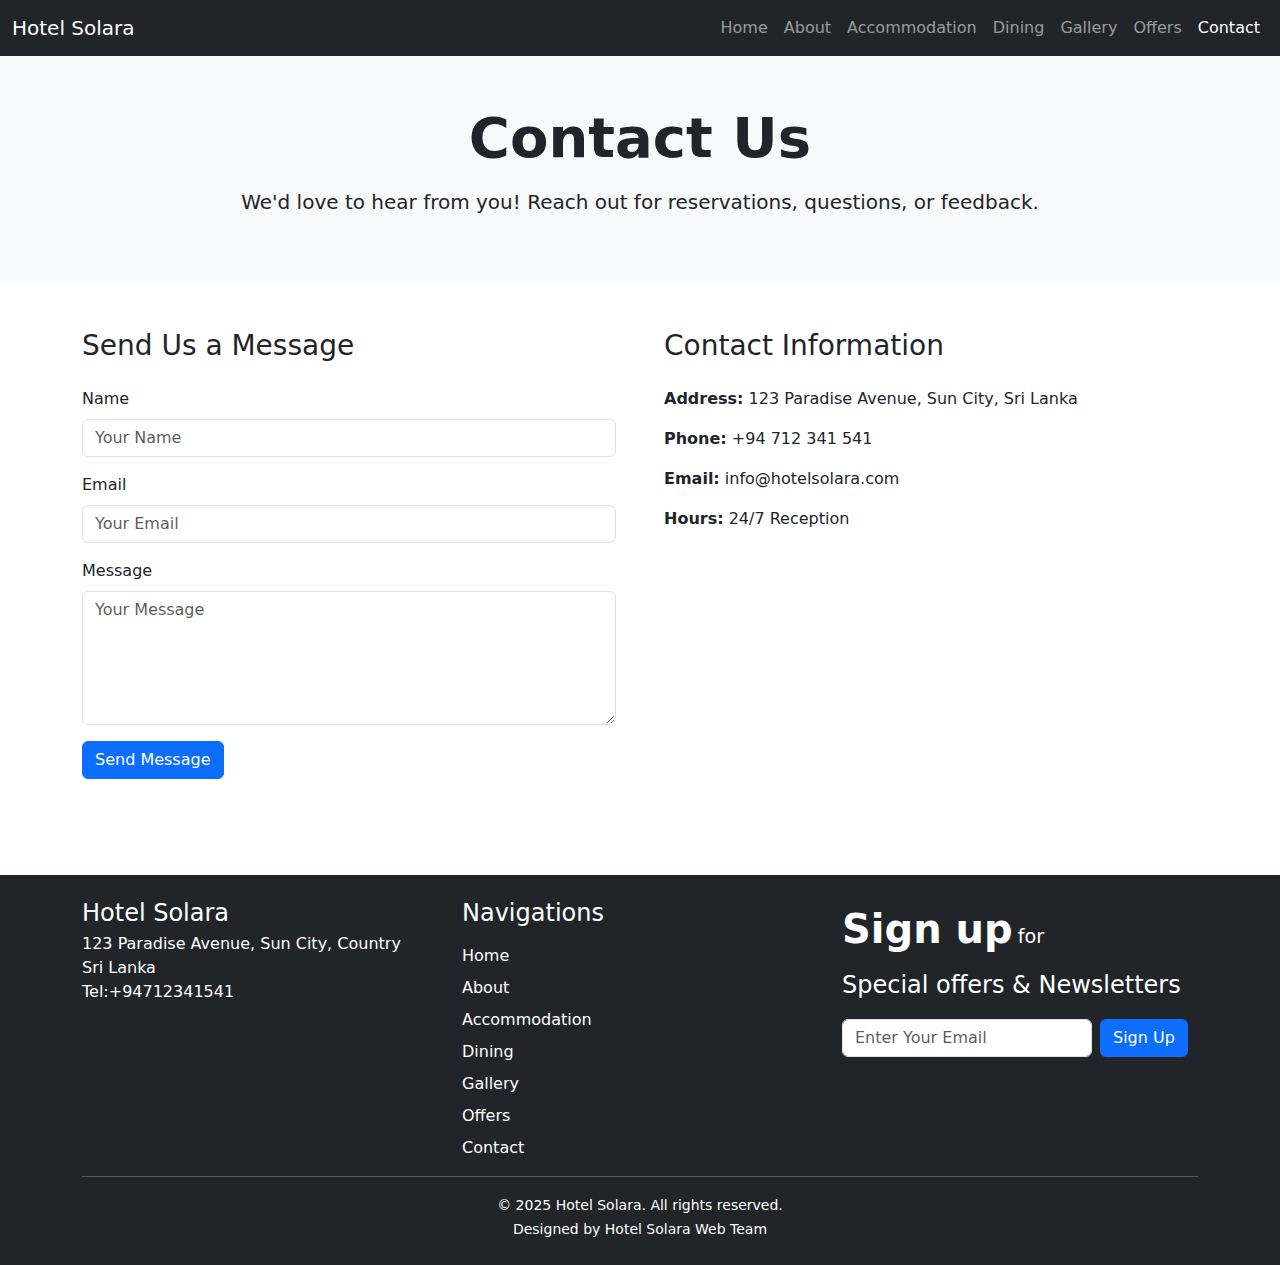
<file: contact.html>
<!DOCTYPE html>
<html lang="en">
  <head>
    <meta charset="UTF-8" />
    <meta name="viewport" content="width=device-width, initial-scale=1.0" />
    <title>Contact Us | Hotel Solara</title>
    <link
      href="https://cdn.jsdelivr.net/npm/bootstrap@5.3.8/dist/css/bootstrap.min.css"
      rel="stylesheet"
    />
    <link rel="stylesheet" href="/css/style.css" />
  </head>
  <body>
    <!-- Navbar -->
    <nav class="navbar navbar-expand-lg bg-dark navbar-dark">
      <div class="container-fluid">
        <a class="navbar-brand" href="/index.html">Hotel Solara</a>
        <button
          class="navbar-toggler"
          type="button"
          data-bs-toggle="collapse"
          data-bs-target="#navbarNav"
          aria-controls="navbarNav"
          aria-expanded="false"
          aria-label="Toggle navigation"
        >
          <span class="navbar-toggler-icon"></span>
        </button>
        <div class="collapse navbar-collapse" id="navbarNav">
          <ul class="navbar-nav ms-auto">
            <li class="nav-item">
              <a class="nav-link" href="/index.html">Home</a>
            </li>
            <li class="nav-item">
              <a class="nav-link" href="/About.html">About</a>
            </li>
            <li class="nav-item">
              <a class="nav-link" href="/accommodation.html">Accommodation</a>
            </li>
            <li class="nav-item">
              <a class="nav-link" href="/dinning.html">Dining</a>
            </li>
            <li class="nav-item">
              <a class="nav-link" href="/gallery.html">Gallery</a>
            </li>
            <li class="nav-item">
              <a class="nav-link" href="/offers.html">Offers</a>
            </li>
            <li class="nav-item">
              <a class="nav-link active" href="/contact.html">Contact</a>
            </li>
          </ul>
        </div>
      </div>
    </nav>

    <!-- Hero Section -->
    <section class="bg-light py-5 text-center">
      <div class="container">
        <h1 class="display-4 fw-bold mb-3">Contact Us</h1>
        <p class="lead">
          We'd love to hear from you! Reach out for reservations, questions, or
          feedback.
        </p>
      </div>
    </section>

    <!-- Contact Form & Info -->
    <section class="py-5">
      <div class="container">
        <div class="row g-5">
          <div class="col-md-6">
            <h3 class="mb-4">Send Us a Message</h3>
            <form>
              <div class="mb-3">
                <label for="name" class="form-label">Name</label>
                <input
                  type="text"
                  class="form-control"
                  id="name"
                  placeholder="Your Name"
                  required
                />
              </div>
              <div class="mb-3">
                <label for="email" class="form-label">Email</label>
                <input
                  type="email"
                  class="form-control"
                  id="email"
                  placeholder="Your Email"
                  required
                />
              </div>
              <div class="mb-3">
                <label for="message" class="form-label">Message</label>
                <textarea
                  class="form-control"
                  id="message"
                  rows="5"
                  placeholder="Your Message"
                  required
                ></textarea>
              </div>
              <button type="submit" class="btn btn-primary">
                Send Message
              </button>
            </form>
          </div>
          <div class="col-md-6">
            <h3 class="mb-4">Contact Information</h3>
            <ul class="list-unstyled">
              <li class="mb-3">
                <strong>Address:</strong> 123 Paradise Avenue, Sun City, Sri
                Lanka
              </li>
              <li class="mb-3"><strong>Phone:</strong> +94 712 341 541</li>
              <li class="mb-3"><strong>Email:</strong> info@hotelsolara.com</li>
              <li class="mb-3"><strong>Hours:</strong> 24/7 Reception</li>
            </ul>
            <div class="mt-4">
              <iframe
                src="https://www.google.com/maps?q=Hikkaduwa+Sri+Lanka&output=embed"
                width="100%"
                height="200"
                style="border: 0"
                allowfullscreen=""
                loading="lazy"
              ></iframe>
            </div>
          </div>
        </div>
      </div>
    </section>

    <!-- Footer -->
    <footer class="bg-dark text-white py-4 mt-5">
      <div class="container">
        <div class="row align-items-start">
          <div class="col-md-4 text-md-start text-center mb-3 mb-md-0">
            <h4 class="mb-1">Hotel Solara</h4>
            <p class="mb-0">
              123 Paradise Avenue, Sun City, Country<br />Sri Lanka
              <br />Tel:+94712341541
            </p>
          </div>
          <div class="col-md-4 text-start mb-3 mb-md-0">
            <h4 class="mb-3">Navigations</h4>
            <nav class="d-flex flex-column align-items-start">
              <a
                href="/index.html"
                class="text-white mb-2"
                style="text-decoration: none"
                >Home</a
              >
              <a
                href="/about.html"
                class="text-white mb-2"
                style="text-decoration: none"
                >About</a
              >
              <a
                href="/accommodation.html"
                class="text-white mb-2"
                style="text-decoration: none"
                >Accommodation</a
              >
              <a
                href="/dining.html"
                class="text-white mb-2"
                style="text-decoration: none"
                >Dining</a
              >
              <a
                href="/gallery.html"
                class="text-white mb-2"
                style="text-decoration: none"
                >Gallery</a
              >
              <a
                href="/offers.html"
                class="text-white mb-2"
                style="text-decoration: none"
                >Offers</a
              >
              <a
                href="/contact.html"
                class="text-white"
                style="text-decoration: none"
                >Contact</a
              >
            </nav>
          </div>
          <div class="col-md-4 text-md-start text-center">
            <div class="mb-2">
              <span style="font-size: 2.5rem; font-weight: bold">Sign up</span>
              <span style="font-size: 1.2rem"> for</span>
            </div>
            <div class="mb-3">
              <span style="font-size: 1.5rem; font-weight: 500"
                >Special offers & Newsletters</span
              >
            </div>
            <form
              class="d-flex flex-column flex-md-row align-items-center justify-content-md-start justify-content-center gap-2"
            >
              <input
                type="email"
                class="form-control"
                placeholder="Enter Your Email"
                style="max-width: 250px"
              />
              <button type="submit" class="btn btn-primary">Sign Up</button>
            </form>
          </div>
        </div>
        <hr />
        <div class="row mt-3">
          <div class="col text-center">
            <small
              >&copy; 2025 Hotel Solara. All rights reserved. <br />
              Designed by Hotel Solara Web Team</small
            >
          </div>
        </div>
      </div>
    </footer>

    <script src="https://cdn.jsdelivr.net/npm/bootstrap@5.3.8/dist/js/bootstrap.bundle.min.js"></script>
  </body>
</html>
<!DOCTYPE html>
<html lang="en">
  <head>
    <meta charset="UTF-8" />
    <meta name="viewport" content="width=device-width, initial-scale=1.0" />
    <title>Contact</title>
  </head>
  <body></body>
</html>
</file>
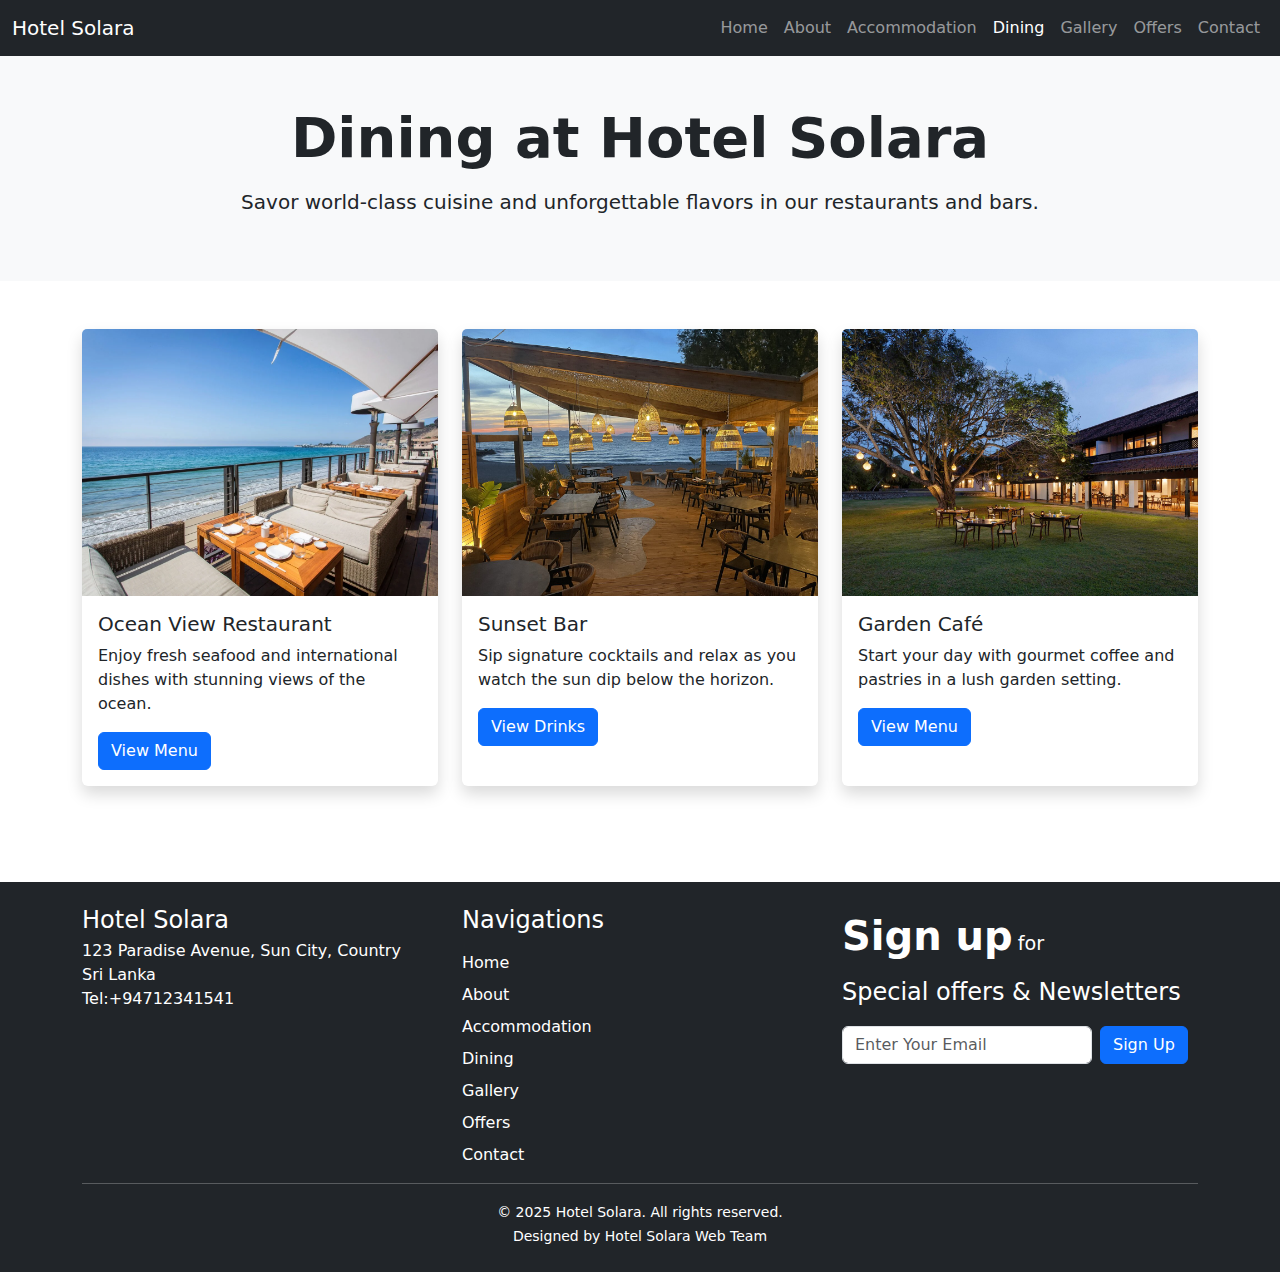
<file: dinning.html>
<!DOCTYPE html>
<html lang="en">
  <head>
    <meta charset="UTF-8" />
    <meta name="viewport" content="width=device-width, initial-scale=1.0" />
    <title>Dining | Hotel Solara</title>
    <link
      href="https://cdn.jsdelivr.net/npm/bootstrap@5.3.8/dist/css/bootstrap.min.css"
      rel="stylesheet"
    />
    <link rel="stylesheet" href="/css/style.css" />
  </head>
  <body>
    <!-- Navbar -->
    <nav class="navbar navbar-expand-lg bg-dark navbar-dark">
      <div class="container-fluid">
        <a class="navbar-brand" href="/index.html">Hotel Solara</a>
        <button
          class="navbar-toggler"
          type="button"
          data-bs-toggle="collapse"
          data-bs-target="#navbarNav"
          aria-controls="navbarNav"
          aria-expanded="false"
          aria-label="Toggle navigation"
        >
          <span class="navbar-toggler-icon"></span>
        </button>
        <div class="collapse navbar-collapse" id="navbarNav">
          <ul class="navbar-nav ms-auto">
            <li class="nav-item">
              <a class="nav-link" href="/index.html">Home</a>
            </li>
            <li class="nav-item">
              <a class="nav-link" href="/About.html">About</a>
            </li>
            <li class="nav-item">
              <a class="nav-link" href="/accommodation.html">Accommodation</a>
            </li>
            <li class="nav-item">
              <a class="nav-link active" href="/dinning.html">Dining</a>
            </li>
            <li class="nav-item">
              <a class="nav-link" href="/gallery.html">Gallery</a>
            </li>
            <li class="nav-item">
              <a class="nav-link" href="/offers.html">Offers</a>
            </li>
            <li class="nav-item">
              <a class="nav-link" href="/contact.html">Contact</a>
            </li>
          </ul>
        </div>
      </div>
    </nav>

    <!-- Hero Section -->
    <section class="bg-light py-5 text-center">
      <div class="container">
        <h1 class="display-4 fw-bold mb-3">Dining at Hotel Solara</h1>
        <p class="lead">
          Savor world-class cuisine and unforgettable flavors in our restaurants
          and bars.
        </p>
      </div>
    </section>

    <!-- Dining Options -->
    <section class="py-5">
      <div class="container">
        <div class="row g-4">
          <div class="col-md-6 col-lg-4">
            <div class="card h-100 border-0 shadow">
              <img
                src="/assets/images/ocean-view-restaurant.webp"
                class="card-img-top"
                alt="Ocean View Restaurant"
              />
              <div class="card-body">
                <h5 class="card-title">Ocean View Restaurant</h5>
                <p class="card-text">
                  Enjoy fresh seafood and international dishes with stunning
                  views of the ocean.
                </p>
                <a href="#" class="btn btn-primary">View Menu</a>
              </div>
            </div>
          </div>
          <div class="col-md-6 col-lg-4">
            <div class="card h-100 border-0 shadow">
              <img
                src="/assets/images/sunset-bar-by-night.jpg"
                class="card-img-top"
                alt="Sunset Bar"
              />
              <div class="card-body">
                <h5 class="card-title">Sunset Bar</h5>
                <p class="card-text">
                  Sip signature cocktails and relax as you watch the sun dip
                  below the horizon.
                </p>
                <a href="#" class="btn btn-primary">View Drinks</a>
              </div>
            </div>
          </div>
          <div class="col-md-6 col-lg-4">
            <div class="card h-100 border-0 shadow">
              <img
                src="/assets/images/owl-image-2.jpg"
                class="card-img-top"
                alt="Garden Café"
              />
              <div class="card-body">
                <h5 class="card-title">Garden Café</h5>
                <p class="card-text">
                  Start your day with gourmet coffee and pastries in a lush
                  garden setting.
                </p>
                <a href="#" class="btn btn-primary">View Menu</a>
              </div>
            </div>
          </div>
        </div>
      </div>
    </section>

    <!-- Footer -->
    <footer class="bg-dark text-white py-4 mt-5">
      <div class="container">
        <div class="row align-items-start">
          <div class="col-md-4 text-md-start text-center mb-3 mb-md-0">
            <h4 class="mb-1">Hotel Solara</h4>
            <p class="mb-0">
              123 Paradise Avenue, Sun City, Country<br />Sri Lanka
              <br />Tel:+94712341541
            </p>
          </div>
          <div class="col-md-4 text-start mb-3 mb-md-0">
            <h4 class="mb-3">Navigations</h4>
            <nav class="d-flex flex-column align-items-start">
              <a
                href="/index.html"
                class="text-white mb-2"
                style="text-decoration: none"
                >Home</a
              >
              <a
                href="/about.html"
                class="text-white mb-2"
                style="text-decoration: none"
                >About</a
              >
              <a
                href="/accommodation.html"
                class="text-white mb-2"
                style="text-decoration: none"
                >Accommodation</a
              >
              <a
                href="/dining.html"
                class="text-white mb-2"
                style="text-decoration: none"
                >Dining</a
              >
              <a
                href="/gallery.html"
                class="text-white mb-2"
                style="text-decoration: none"
                >Gallery</a
              >
              <a
                href="/offers.html"
                class="text-white mb-2"
                style="text-decoration: none"
                >Offers</a
              >
              <a
                href="/contact.html"
                class="text-white"
                style="text-decoration: none"
                >Contact</a
              >
            </nav>
          </div>
          <div class="col-md-4 text-md-start text-center">
            <div class="mb-2">
              <span style="font-size: 2.5rem; font-weight: bold">Sign up</span>
              <span style="font-size: 1.2rem"> for</span>
            </div>
            <div class="mb-3">
              <span style="font-size: 1.5rem; font-weight: 500"
                >Special offers & Newsletters</span
              >
            </div>
            <form
              class="d-flex flex-column flex-md-row align-items-center justify-content-md-start justify-content-center gap-2"
            >
              <input
                type="email"
                class="form-control"
                placeholder="Enter Your Email"
                style="max-width: 250px"
              />
              <button type="submit" class="btn btn-primary">Sign Up</button>
            </form>
          </div>
        </div>
        <hr />
        <div class="row mt-3">
          <div class="col text-center">
            <small
              >&copy; 2025 Hotel Solara. All rights reserved. <br />
              Designed by Hotel Solara Web Team</small
            >
          </div>
        </div>
      </div>
    </footer>

    <script src="https://cdn.jsdelivr.net/npm/bootstrap@5.3.8/dist/js/bootstrap.bundle.min.js"></script>
  </body>
</html>
<!DOCTYPE html>
<html lang="en">
  <head>
    <meta charset="UTF-8" />
    <meta name="viewport" content="width=device-width, initial-scale=1.0" />
    <title>Dinning</title>
  </head>
  <body></body>
</html>
</file>
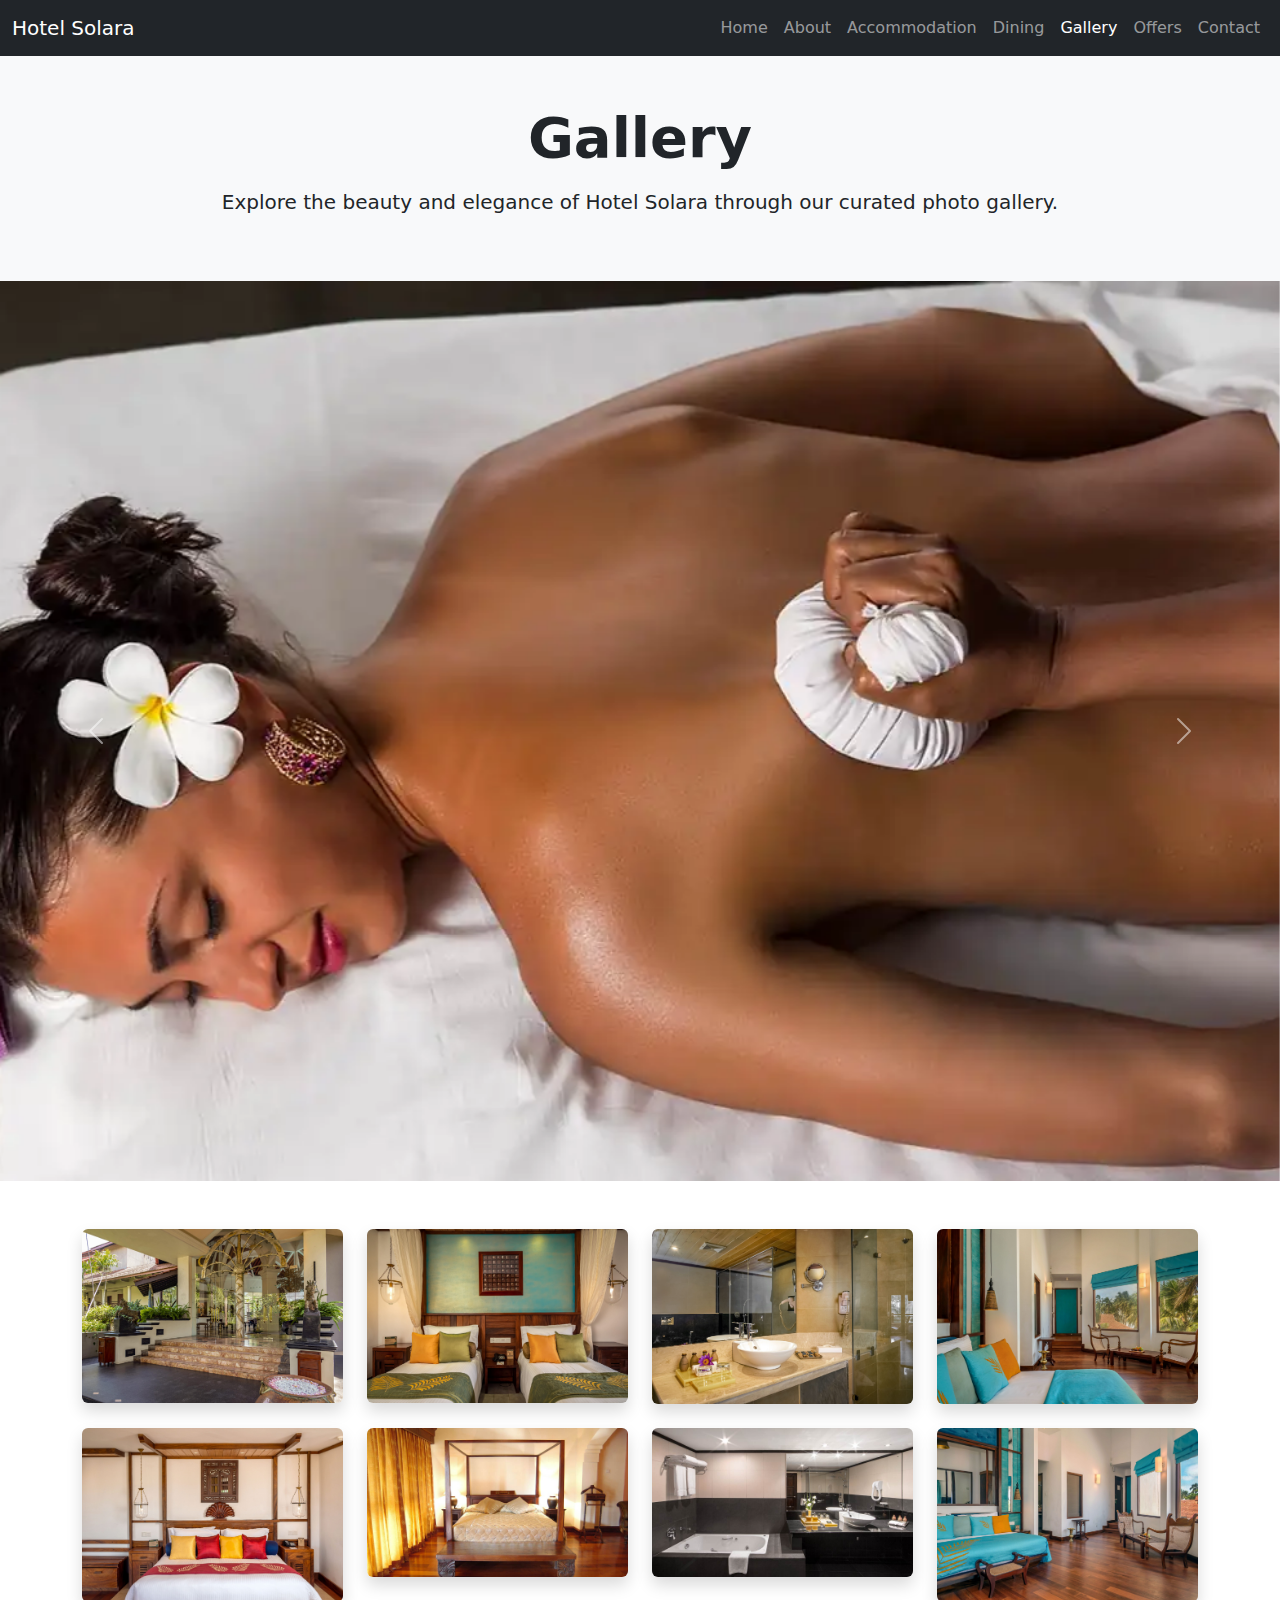
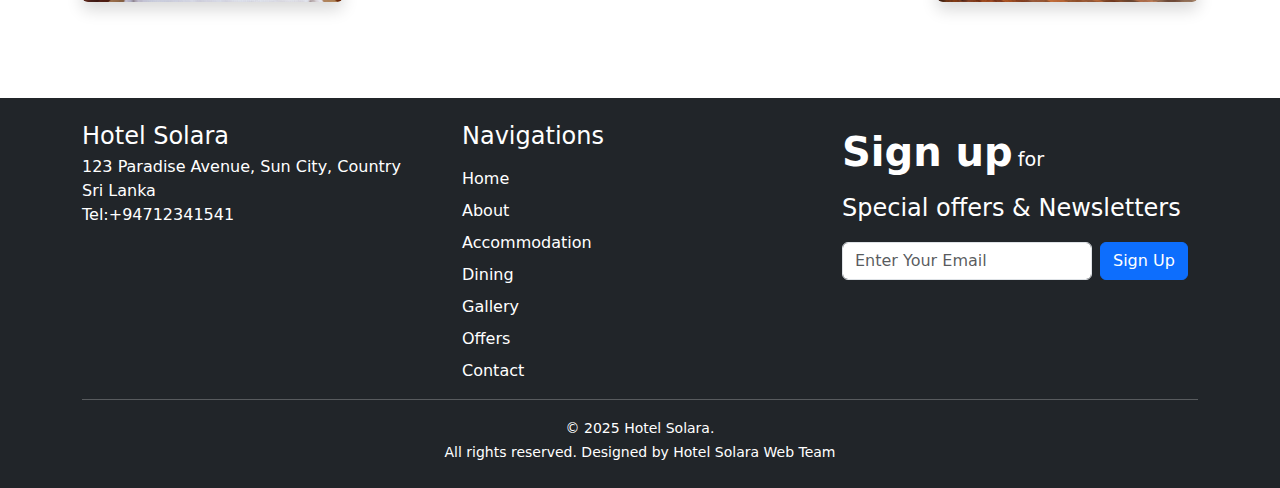
<file: gallery.html>
<!DOCTYPE html>
<html lang="en">
  <head>
    <meta charset="UTF-8" />
    <meta name="viewport" content="width=device-width, initial-scale=1.0" />
    <title>Gallery | Hotel Solara</title>
    <link
      href="https://cdn.jsdelivr.net/npm/bootstrap@5.3.8/dist/css/bootstrap.min.css"
      rel="stylesheet"
    />
    <link rel="stylesheet" href="/css/style.css" />
  </head>
  <body>
    <!-- Navbar -->
    <nav class="navbar navbar-expand-lg bg-dark navbar-dark">
      <div class="container-fluid">
        <a class="navbar-brand" href="/index.html">Hotel Solara</a>
        <button
          class="navbar-toggler"
          type="button"
          data-bs-toggle="collapse"
          data-bs-target="#navbarNav"
          aria-controls="navbarNav"
          aria-expanded="false"
          aria-label="Toggle navigation"
        >
          <span class="navbar-toggler-icon"></span>
        </button>
        <div class="collapse navbar-collapse" id="navbarNav">
          <ul class="navbar-nav ms-auto">
            <li class="nav-item">
              <a class="nav-link" href="/index.html">Home</a>
            </li>
            <li class="nav-item">
              <a class="nav-link" href="/About.html">About</a>
            </li>
            <li class="nav-item">
              <a class="nav-link" href="/accommodation.html">Accommodation</a>
            </li>
            <li class="nav-item">
              <a class="nav-link" href="/dinning.html">Dining</a>
            </li>
            <li class="nav-item">
              <a class="nav-link active" href="/gallery.html">Gallery</a>
            </li>
            <li class="nav-item">
              <a class="nav-link" href="/offers.html">Offers</a>
            </li>
            <li class="nav-item">
              <a class="nav-link" href="/contact.html">Contact</a>
            </li>
          </ul>
        </div>
      </div>
    </nav>

    <!-- Hero Section -->
    <section class="bg-light py-5 text-center">
      <div class="container">
        <h1 class="display-4 fw-bold mb-3">Gallery</h1>
        <p class="lead">
          Explore the beauty and elegance of Hotel Solara through our curated
          photo gallery.
        </p>
      </div>
    </section>

    <!-- Gallery Carousel -->
    <div
      id="carouselExampleAutoplaying"
      class="carousel slide"
      data-bs-ride="carousel"
    >
      <div class="carousel-inner">
        <div class="carousel-item active">
          <img
            src="/assets/images/gallery13.webp"
            class="d-block w-100"
            alt="..."
          />
        </div>
        <div class="carousel-item">
          <img
            src="/assets/images/gallery12.jpg"
            class="d-block w-100"
            alt="..."
          />
        </div>
        <div class="carousel-item">
          <img
            src="/assets/images/gallery11.jpg"
            class="d-block w-100"
            alt="..."
          />
        </div>
      </div>
      <button
        class="carousel-control-prev"
        type="button"
        data-bs-target="#carouselExampleAutoplaying"
        data-bs-slide="prev"
      >
        <span class="carousel-control-prev-icon" aria-hidden="true"></span>
        <span class="visually-hidden">Previous</span>
      </button>
      <button
        class="carousel-control-next"
        type="button"
        data-bs-target="#carouselExampleAutoplaying"
        data-bs-slide="next"
      >
        <span class="carousel-control-next-icon" aria-hidden="true"></span>
        <span class="visually-hidden">Next</span>
      </button>
    </div>

    <!-- Gallery Grid -->
    <section class="py-5">
      <div class="container">
        <div class="row g-4">
          <div class="col-6 col-md-4 col-lg-3">
            <img
              src="/assets/images/gallery2.jpg"
              class="img-fluid rounded shadow"
              alt="Gallery Image 1"
            />
          </div>
          <div class="col-6 col-md-4 col-lg-3">
            <img
              src="/assets/images/gallery3.jpg"
              class="img-fluid rounded shadow"
              alt="Gallery Image 2"
            />
          </div>
          <div class="col-6 col-md-4 col-lg-3">
            <img
              src="/assets/images/gallery4.jpg"
              class="img-fluid rounded shadow"
              alt="Gallery Image 3"
            />
          </div>
          <div class="col-6 col-md-4 col-lg-3">
            <img
              src="/assets/images/gallery5.jpg"
              class="img-fluid rounded shadow"
              alt="Gallery Image 4"
            />
          </div>
          <div class="col-6 col-md-4 col-lg-3">
            <img
              src="/assets/images/gallery6.jpg"
              class="img-fluid rounded shadow"
              alt="Gallery Image 5"
            />
          </div>
          <div class="col-6 col-md-4 col-lg-3">
            <img
              src="/assets/images/gallery7.jpg"
              class="img-fluid rounded shadow"
              alt="Gallery Image 6"
            />
          </div>
          <div class="col-6 col-md-4 col-lg-3">
            <img
              src="/assets/images/gallery8.jpg"
              class="img-fluid rounded shadow"
              alt="Gallery Image 7"
            />
          </div>
          <div class="col-6 col-md-4 col-lg-3">
            <img
              src="/assets/images/gallery9.jpg"
              class="img-fluid rounded shadow"
              alt="Gallery Image 8"
            />
          </div>
        </div>
      </div>
    </section>

    <!-- Footer -->
    <footer class="bg-dark text-white py-4 mt-5">
      <div class="container">
        <div class="row align-items-start">
          <div class="col-md-4 text-md-start text-center mb-3 mb-md-0">
            <h4 class="mb-1">Hotel Solara</h4>
            <p class="mb-0">
              123 Paradise Avenue, Sun City, Country<br />Sri Lanka
              <br />Tel:+94712341541
            </p>
          </div>
          <div class="col-md-4 text-start mb-3 mb-md-0">
            <h4 class="mb-3">Navigations</h4>
            <nav class="d-flex flex-column align-items-start">
              <a
                href="/index.html"
                class="text-white mb-2"
                style="text-decoration: none"
                >Home</a
              >
              <a
                href="/about.html"
                class="text-white mb-2"
                style="text-decoration: none"
                >About</a
              >
              <a
                href="/accommodation.html"
                class="text-white mb-2"
                style="text-decoration: none"
                >Accommodation</a
              >
              <a
                href="/dining.html"
                class="text-white mb-2"
                style="text-decoration: none"
                >Dining</a
              >
              <a
                href="/gallery.html"
                class="text-white mb-2"
                style="text-decoration: none"
                >Gallery</a
              >
              <a
                href="/offers.html"
                class="text-white mb-2"
                style="text-decoration: none"
                >Offers</a
              >
              <a
                href="/contact.html"
                class="text-white"
                style="text-decoration: none"
                >Contact</a
              >
            </nav>
          </div>
          <div class="col-md-4 text-md-start text-center">
            <div class="mb-2">
              <span style="font-size: 2.5rem; font-weight: bold">Sign up</span>
              <span style="font-size: 1.2rem"> for</span>
            </div>
            <div class="mb-3">
              <span style="font-size: 1.5rem; font-weight: 500"
                >Special offers & Newsletters</span
              >
            </div>
            <form
              class="d-flex flex-column flex-md-row align-items-center justify-content-md-start justify-content-center gap-2"
            >
              <input
                type="email"
                class="form-control"
                placeholder="Enter Your Email"
                style="max-width: 250px"
              />
              <button type="submit" class="btn btn-primary">Sign Up</button>
            </form>
          </div>
        </div>
        <hr />
        <div class="row mt-3">
          <div class="col text-center">
            <small
              >&copy; 2025 Hotel Solara. <br />
              All rights reserved. Designed by Hotel Solara Web Team</small
            >
          </div>
        </div>
      </div>
    </footer>

    <script src="https://cdn.jsdelivr.net/npm/bootstrap@5.3.8/dist/js/bootstrap.bundle.min.js"></script>
  </body>
</html>
<!DOCTYPE html>
<html lang="en">
  <head>
    <meta charset="UTF-8" />
    <meta name="viewport" content="width=device-width, initial-scale=1.0" />
    <title>Gallery</title>
  </head>
  <body></body>
</html>
</file>
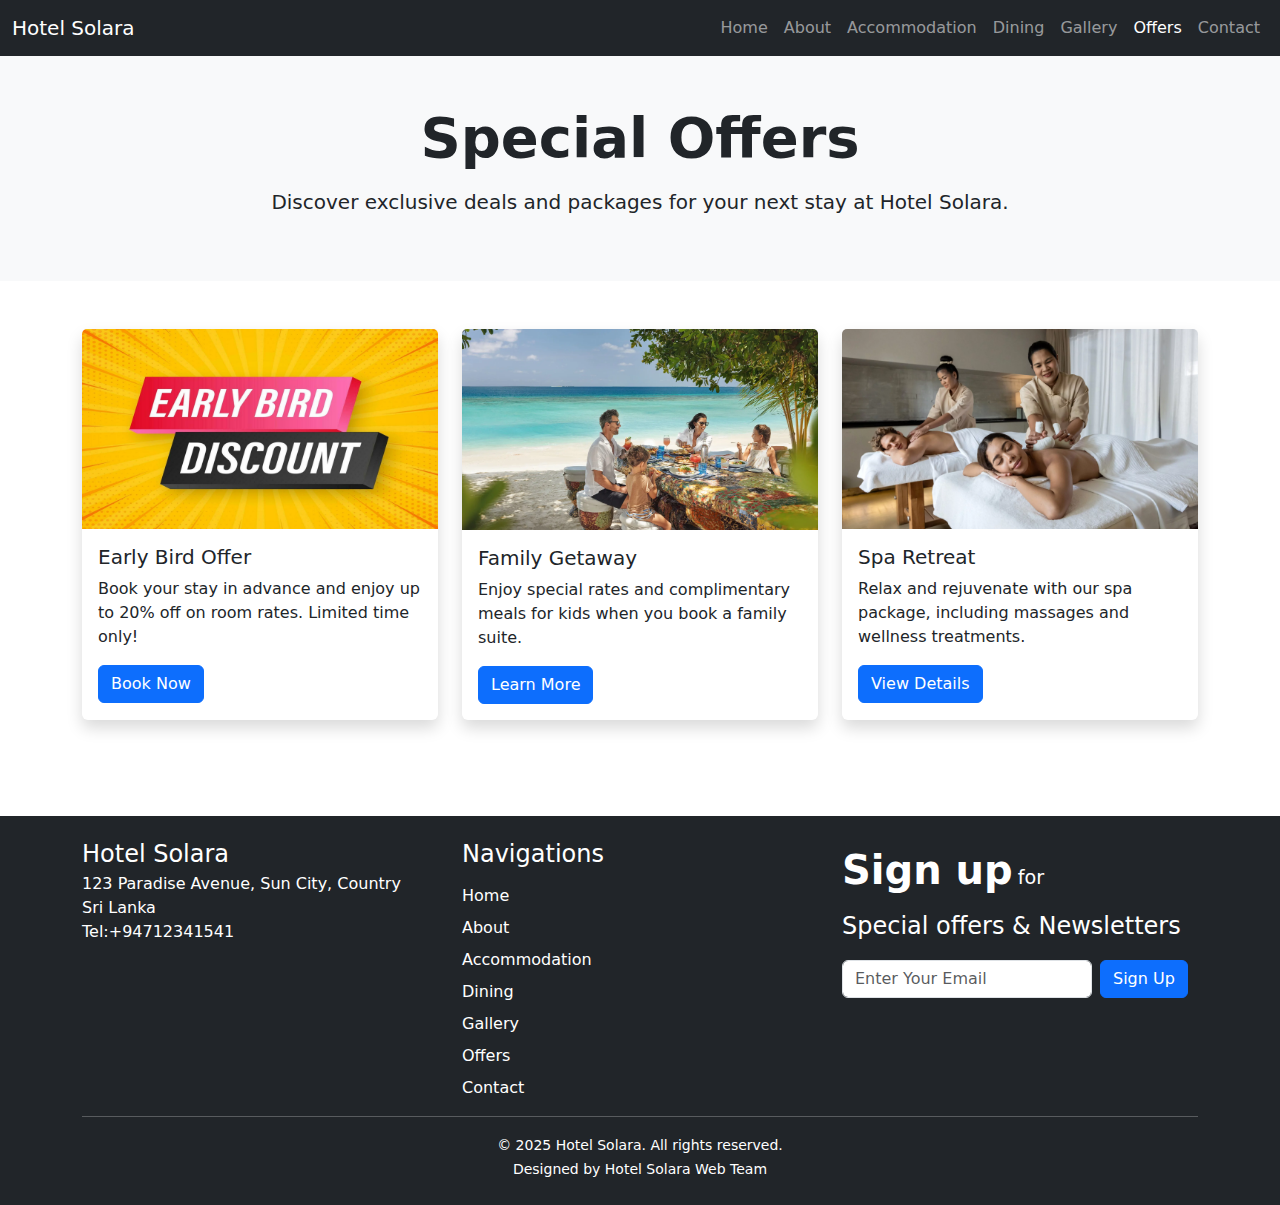
<file: offers.html>
<!DOCTYPE html>
<html lang="en">
  <head>
    <meta charset="UTF-8" />
    <meta name="viewport" content="width=device-width, initial-scale=1.0" />
    <title>Special Offers | Hotel Solara</title>
    <link
      href="https://cdn.jsdelivr.net/npm/bootstrap@5.3.8/dist/css/bootstrap.min.css"
      rel="stylesheet"
    />
    <link rel="stylesheet" href="/css/style.css" />
  </head>
  <body>
    <!-- Navbar -->
    <nav class="navbar navbar-expand-lg bg-dark navbar-dark">
      <div class="container-fluid">
        <a class="navbar-brand" href="/index.html">Hotel Solara</a>
        <button
          class="navbar-toggler"
          type="button"
          data-bs-toggle="collapse"
          data-bs-target="#navbarNav"
          aria-controls="navbarNav"
          aria-expanded="false"
          aria-label="Toggle navigation"
        >
          <span class="navbar-toggler-icon"></span>
        </button>
        <div class="collapse navbar-collapse" id="navbarNav">
          <ul class="navbar-nav ms-auto">
            <li class="nav-item">
              <a class="nav-link" href="/index.html">Home</a>
            </li>
            <li class="nav-item">
              <a class="nav-link" href="/About.html">About</a>
            </li>
            <li class="nav-item">
              <a class="nav-link" href="/accommodation.html">Accommodation</a>
            </li>
            <li class="nav-item">
              <a class="nav-link" href="/dinning.html">Dining</a>
            </li>
            <li class="nav-item">
              <a class="nav-link" href="/gallery.html">Gallery</a>
            </li>
            <li class="nav-item">
              <a class="nav-link active" href="/offers.html">Offers</a>
            </li>
            <li class="nav-item">
              <a class="nav-link" href="/contact.html">Contact</a>
            </li>
          </ul>
        </div>
      </div>
    </nav>

    <!-- Hero Section -->
    <section class="bg-light py-5 text-center">
      <div class="container">
        <h1 class="display-4 fw-bold mb-3">Special Offers</h1>
        <p class="lead">
          Discover exclusive deals and packages for your next stay at Hotel
          Solara.
        </p>
      </div>
    </section>

    <!-- Offers Grid -->
    <section class="py-5">
      <div class="container">
        <div class="row g-4">
          <div class="col-md-6 col-lg-4">
            <div class="card h-100 border-0 shadow">
              <img
                src="/assets/images/early-bird-offer.webp"
                class="card-img-top"
                alt="Early Bird Offer"
              />
              <div class="card-body">
                <h5 class="card-title">Early Bird Offer</h5>
                <p class="card-text">
                  Book your stay in advance and enjoy up to 20% off on room
                  rates. Limited time only!
                </p>
                <a href="#" class="btn btn-primary">Book Now</a>
              </div>
            </div>
          </div>
          <div class="col-md-6 col-lg-4">
            <div class="card h-100 border-0 shadow">
              <img
                src="/assets/images/family getaway.jpg"
                class="card-img-top"
                alt="Family Getaway"
              />
              <div class="card-body">
                <h5 class="card-title">Family Getaway</h5>
                <p class="card-text">
                  Enjoy special rates and complimentary meals for kids when you
                  book a family suite.
                </p>
                <a href="#" class="btn btn-primary">Learn More</a>
              </div>
            </div>
          </div>
          <div class="col-md-6 col-lg-4">
            <div class="card h-100 border-0 shadow">
              <img
                src="/assets/images/Spa-Retreat.webp"
                class="card-img-top"
                alt="Spa Retreat"
              />
              <div class="card-body">
                <h5 class="card-title">Spa Retreat</h5>
                <p class="card-text">
                  Relax and rejuvenate with our spa package, including massages
                  and wellness treatments.
                </p>
                <a href="#" class="btn btn-primary">View Details</a>
              </div>
            </div>
          </div>
        </div>
      </div>
    </section>

    <!-- Footer -->
    <footer class="bg-dark text-white py-4 mt-5">
      <div class="container">
        <div class="row align-items-start">
          <div class="col-md-4 text-md-start text-center mb-3 mb-md-0">
            <h4 class="mb-1">Hotel Solara</h4>
            <p class="mb-0">
              123 Paradise Avenue, Sun City, Country<br />Sri Lanka
              <br />Tel:+94712341541
            </p>
          </div>
          <div class="col-md-4 text-start mb-3 mb-md-0">
            <h4 class="mb-3">Navigations</h4>
            <nav class="d-flex flex-column align-items-start">
              <a
                href="/index.html"
                class="text-white mb-2"
                style="text-decoration: none"
                >Home</a
              >
              <a
                href="/about.html"
                class="text-white mb-2"
                style="text-decoration: none"
                >About</a
              >
              <a
                href="/accommodation.html"
                class="text-white mb-2"
                style="text-decoration: none"
                >Accommodation</a
              >
              <a
                href="/dining.html"
                class="text-white mb-2"
                style="text-decoration: none"
                >Dining</a
              >
              <a
                href="/gallery.html"
                class="text-white mb-2"
                style="text-decoration: none"
                >Gallery</a
              >
              <a
                href="/offers.html"
                class="text-white mb-2"
                style="text-decoration: none"
                >Offers</a
              >
              <a
                href="/contact.html"
                class="text-white"
                style="text-decoration: none"
                >Contact</a
              >
            </nav>
          </div>
          <div class="col-md-4 text-md-start text-center">
            <div class="mb-2">
              <span style="font-size: 2.5rem; font-weight: bold">Sign up</span>
              <span style="font-size: 1.2rem"> for</span>
            </div>
            <div class="mb-3">
              <span style="font-size: 1.5rem; font-weight: 500"
                >Special offers & Newsletters</span
              >
            </div>
            <form
              class="d-flex flex-column flex-md-row align-items-center justify-content-md-start justify-content-center gap-2"
            >
              <input
                type="email"
                class="form-control"
                placeholder="Enter Your Email"
                style="max-width: 250px"
              />
              <button type="submit" class="btn btn-primary">Sign Up</button>
            </form>
          </div>
        </div>
        <hr />
        <div class="row mt-3">
          <div class="col text-center">
            <small
              >&copy; 2025 Hotel Solara. All rights reserved. <br />
              Designed by Hotel Solara Web Team</small
            >
          </div>
        </div>
      </div>
    </footer>

    <script src="https://cdn.jsdelivr.net/npm/bootstrap@5.3.8/dist/js/bootstrap.bundle.min.js"></script>
  </body>
</html>
<!DOCTYPE html>
<html lang="en">
  <head>
    <meta charset="UTF-8" />
    <meta name="viewport" content="width=device-width, initial-scale=1.0" />
    <title>Offers</title>
  </head>
  <body></body>
</html>
</file>
<file: css/style.css>
.carousel,
.carousel-inner,
.carousel-item {
  height: 100vh;
}

.carousel-item img {
  height: 100vh;
  object-fit: cover;
  width: 100%;
}
</file>
